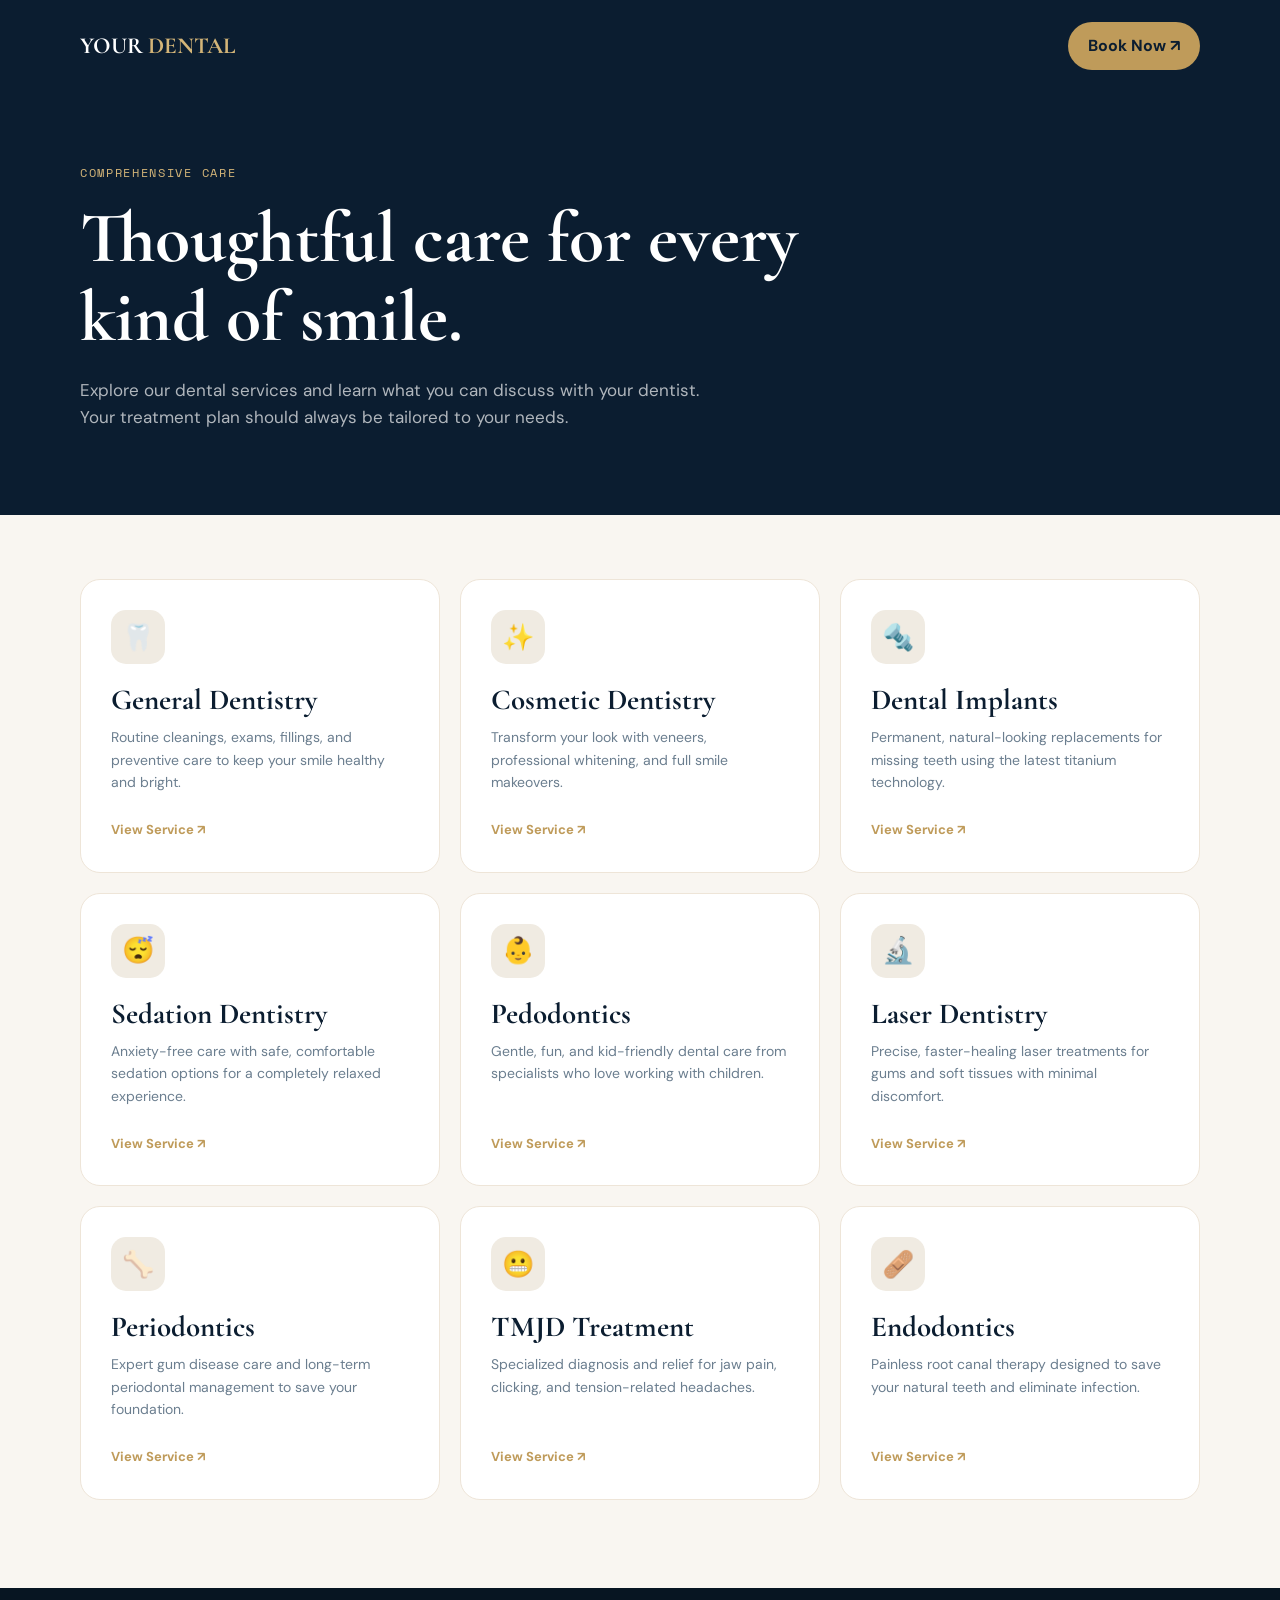
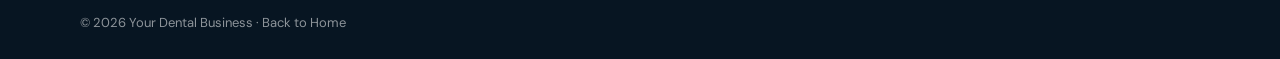
<file: public/legacy/services/index.html>
<!DOCTYPE html><html lang="en"><head><meta charset="UTF-8"><meta name="viewport" content="width=device-width, initial-scale=1"><title>Dental Services | Your Dental Business</title><link href="https://fonts.googleapis.com/css2?family=Cormorant+Garamond:wght@400;600;700&family=DM+Sans:wght@400;500;600;700&family=Space+Mono&display=swap" rel="stylesheet"><style>:root{--navy:#0B1D30;--ivory:#F9F6F1;--gold:#BF9B5A;--gold-light:#D4B578;--muted:#6B7E8F}*{box-sizing:border-box;margin:0;padding:0}body{background:var(--ivory);font:16px 'DM Sans',sans-serif;color:var(--navy);line-height:1.6}a{text-decoration:none;color:inherit}.container{width:min(1120px,calc(100% - 40px));margin:auto}nav{background:var(--navy);color:white;padding:22px max(20px,calc((100vw - 1120px)/2));display:flex;justify-content:space-between;align-items:center}.logo{font:700 23px 'Cormorant Garamond',serif}.logo span{color:var(--gold-light)}.btn{background:var(--gold);padding:11px 20px;border-radius:99px;color:var(--navy);font-weight:700}header{background:var(--navy);color:white;padding:72px 0 84px}.tag{font:12px 'Space Mono',monospace;color:var(--gold-light);letter-spacing:.14em;text-transform:uppercase;margin-bottom:18px}h1,h2{font-family:'Cormorant Garamond',serif;line-height:1.1}h1{font-size:clamp(46px,6vw,72px);max-width:800px;margin-bottom:20px}header p{max-width:620px;color:#ffffffad;font-size:17px}.grid{display:grid;grid-template-columns:repeat(3,1fr);gap:20px;padding:64px 0 88px}.card{display:block;padding:30px;background:white;border:1px solid #eee5d8;border-radius:20px;transition:.25s}.card:hover{transform:translateY(-5px);box-shadow:0 16px 44px #0b1d3017;border-color:var(--gold)}.icon{display:grid;place-items:center;width:54px;height:54px;border-radius:15px;background:#f0ebe2;font-size:26px;margin-bottom:20px}.card h2{font-size:29px;margin-bottom:10px}.card p{font-size:14px;color:var(--muted);min-height:68px;margin-bottom:22px}.card strong{font-size:13px;color:var(--gold)}footer{background:#071522;color:#ffffff8a;padding:25px 0;font-size:13px}@media(max-width:760px){.grid{grid-template-columns:1fr}header{padding:56px 0}.card p{min-height:0}}
/* Responsive refinement for the services directory */
html, body { width:100%; max-width:100%; overflow-x:clip; }
@media(max-width:760px) {
  nav { gap:12px; padding:18px 16px; }
  .logo { font-size:21px; }
  nav .btn { padding:10px 14px; font-size:13px; white-space:nowrap; }
  header { padding:54px 0 58px; }
  h1 { font-size:clamp(39px,10vw,54px); line-height:1.05; }
  header p { font-size:15px; }
  .grid { grid-template-columns:minmax(0,1fr); gap:16px; padding:38px 0 58px; }
  .card { padding:24px 21px; min-width:0; }
  .card p { min-height:0; }
}

</style></head><body><nav><a class="logo" href="../index.html">YOUR <span>DENTAL</span></a><a class="btn" href="../index.html#book">Book Now ↗</a></nav><header><div class="container"><div class="tag">Comprehensive care</div><h1>Thoughtful care for every kind of smile.</h1><p>Explore our dental services and learn what you can discuss with your dentist. Your treatment plan should always be tailored to your needs.</p></div></header><main class="container grid"><a class="card" href="general-dentistry/index.html"><span class="icon">🦷</span><h2>General Dentistry</h2><p>Routine cleanings, exams, fillings, and preventive care to keep your smile healthy and bright.</p><strong>View Service <span>↗</span></strong></a>
<a class="card" href="cosmetic-dentistry/index.html"><span class="icon">✨</span><h2>Cosmetic Dentistry</h2><p>Transform your look with veneers, professional whitening, and full smile makeovers.</p><strong>View Service <span>↗</span></strong></a>
<a class="card" href="dental-implants/index.html"><span class="icon">🔩</span><h2>Dental Implants</h2><p>Permanent, natural-looking replacements for missing teeth using the latest titanium technology.</p><strong>View Service <span>↗</span></strong></a>
<a class="card" href="sedation-dentistry/index.html"><span class="icon">😴</span><h2>Sedation Dentistry</h2><p>Anxiety-free care with safe, comfortable sedation options for a completely relaxed experience.</p><strong>View Service <span>↗</span></strong></a>
<a class="card" href="pedodontics/index.html"><span class="icon">👶</span><h2>Pedodontics</h2><p>Gentle, fun, and kid-friendly dental care from specialists who love working with children.</p><strong>View Service <span>↗</span></strong></a>
<a class="card" href="laser-dentistry/index.html"><span class="icon">🔬</span><h2>Laser Dentistry</h2><p>Precise, faster-healing laser treatments for gums and soft tissues with minimal discomfort.</p><strong>View Service <span>↗</span></strong></a>
<a class="card" href="periodontics/index.html"><span class="icon">🦴</span><h2>Periodontics</h2><p>Expert gum disease care and long-term periodontal management to save your foundation.</p><strong>View Service <span>↗</span></strong></a>
<a class="card" href="tmjd-treatment/index.html"><span class="icon">😬</span><h2>TMJD Treatment</h2><p>Specialized diagnosis and relief for jaw pain, clicking, and tension-related headaches.</p><strong>View Service <span>↗</span></strong></a>
<a class="card" href="endodontics/index.html"><span class="icon">🩹</span><h2>Endodontics</h2><p>Painless root canal therapy designed to save your natural teeth and eliminate infection.</p><strong>View Service <span>↗</span></strong></a></main><footer><div class="container">© 2026 Your Dental Business · <a href="../index.html">Back to Home</a></div></footer></body></html>
</file>
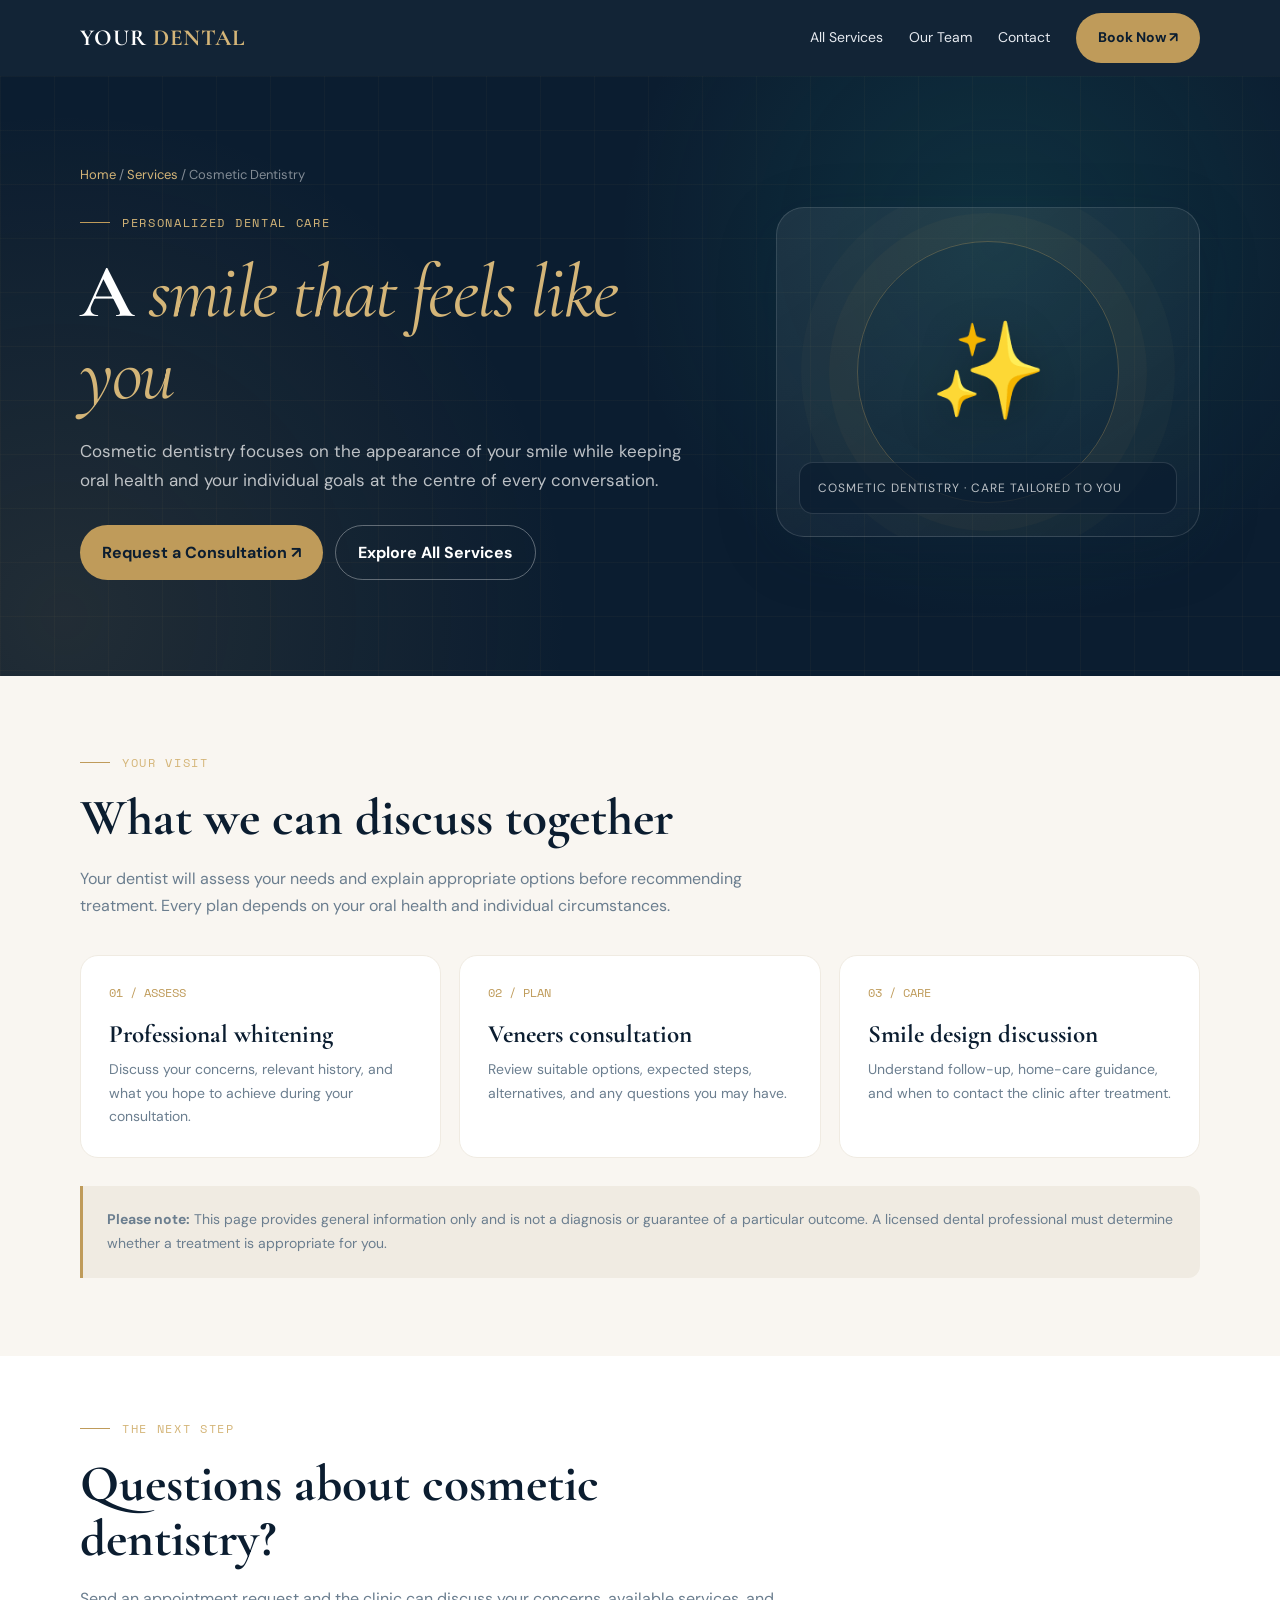
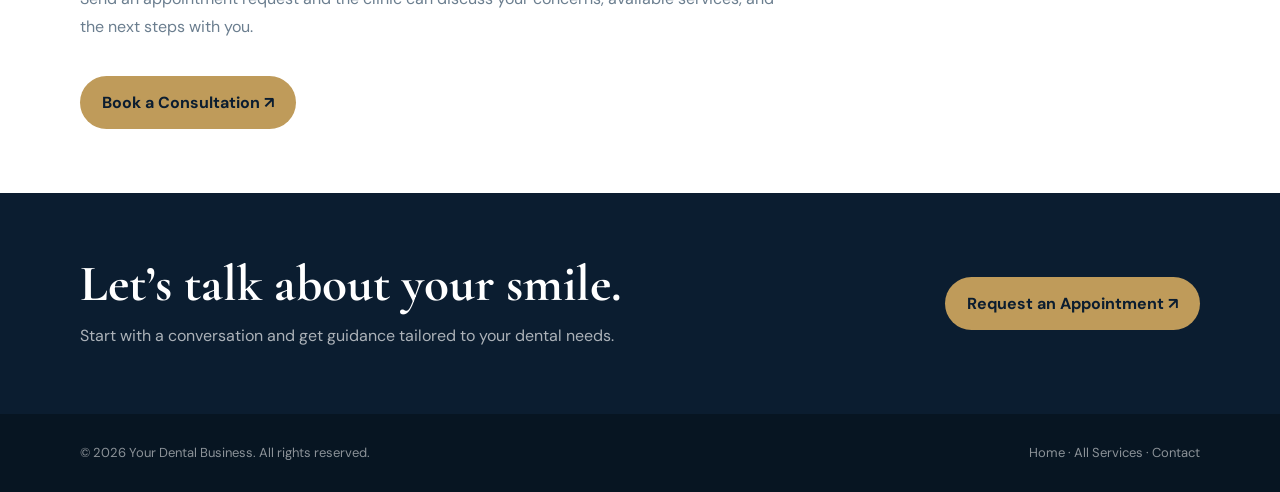
<file: public/legacy/services/cosmetic-dentistry/index.html>
<!DOCTYPE html>
<html lang="en">
<head>
<meta charset="UTF-8"><meta name="viewport" content="width=device-width, initial-scale=1.0">
<title>Cosmetic Dentistry | Your Dental Business</title>
<meta name="description" content="Learn about cosmetic dentistry and request a consultation with Your Dental Business in Metro Manila.">
<link rel="preconnect" href="https://fonts.googleapis.com"><link rel="preconnect" href="https://fonts.gstatic.com" crossorigin>
<link href="https://fonts.googleapis.com/css2?family=Cormorant+Garamond:wght@400;600;700&family=DM+Sans:wght@300;400;500;600;700&family=Space+Mono&display=swap" rel="stylesheet">
<style>
:root{--navy:#0B1D30;--navy-mid:#132840;--ivory:#F9F6F1;--ivory-2:#F0EBE2;--gold:#BF9B5A;--gold-light:#D4B578;--mint:#2ABEAA;--text:#1A2E42;--muted:#6B7E8F;--radius:12px;--shadow:0 16px 64px rgba(11,29,48,.16)}
*{box-sizing:border-box;margin:0;padding:0}body{font-family:'DM Sans',sans-serif;background:var(--ivory);color:var(--text);line-height:1.7}a{color:inherit;text-decoration:none}.container{width:min(1120px,calc(100% - 40px));margin:auto}nav{height:76px;background:rgba(11,29,48,.97);display:flex;align-items:center;justify-content:space-between;padding:0 max(24px,calc((100vw - 1120px)/2));position:sticky;top:0;z-index:10;backdrop-filter:blur(14px)}.logo{font:700 23px 'Cormorant Garamond',serif;color:white;letter-spacing:.04em}.logo span{color:var(--gold-light)}.navlinks{display:flex;align-items:center;gap:26px;color:#e6eaf0;font-size:14px}.btn{display:inline-flex;align-items:center;justify-content:center;padding:13px 22px;border-radius:99px;background:var(--gold);color:var(--navy);font-weight:700;transition:.25s;min-height:44px}.btn:hover{transform:translateY(-2px);box-shadow:0 10px 28px #bf9b5a44}.btn.ghost{background:transparent;color:white;border:1px solid #ffffff55}.hero{position:relative;overflow:hidden;background:var(--navy);color:white;padding:88px 0 96px}.hero:before{content:'';position:absolute;inset:0;background:radial-gradient(circle at 78% 28%,#2abeaa20,transparent 35%),radial-gradient(circle at 5% 90%,#bf9b5a20,transparent 38%),linear-gradient(#bf9b5a0a 1px,transparent 1px),linear-gradient(90deg,#bf9b5a0a 1px,transparent 1px);background-size:auto,auto,54px 54px,54px 54px;pointer-events:none}.hero-inner{position:relative;display:grid;grid-template-columns:1.2fr .8fr;align-items:center;gap:60px}.eyebrow,.tag{font:12px 'Space Mono',monospace;letter-spacing:.14em;text-transform:uppercase;color:var(--gold-light);display:flex;gap:12px;align-items:center;margin-bottom:20px}.eyebrow:before,.tag:before{content:'';width:30px;height:1px;background:var(--gold)}h1,h2,h3{font-family:'Cormorant Garamond',serif;line-height:1.08}h1{font-size:clamp(48px,6vw,76px);letter-spacing:-.025em;margin-bottom:22px}h1 em{color:var(--gold-light);font-weight:400}.intro{max-width:610px;color:#ffffffb8;font-size:17px;margin-bottom:30px}.actions{display:flex;gap:12px;flex-wrap:wrap}.art{min-height:330px;border:1px solid #ffffff22;border-radius:28px;background:linear-gradient(145deg,#ffffff12,#ffffff04);display:grid;place-items:center;position:relative;box-shadow:var(--shadow);overflow:hidden}.art:before{content:'';position:absolute;width:260px;height:260px;border-radius:50%;border:1px solid #bf9b5a55;box-shadow:0 0 0 28px #bf9b5a0a,0 0 0 56px #bf9b5a08}.emoji{font-size:94px;filter:drop-shadow(0 12px 22px #0005);position:relative}.art-label{position:absolute;bottom:22px;left:22px;right:22px;border:1px solid #ffffff20;border-radius:14px;background:#0b1d30b8;padding:15px 18px;color:#ffffffb8;font-size:12px;letter-spacing:.08em;text-transform:uppercase}section{padding:78px 0}.section-head{max-width:700px;margin-bottom:36px}h2{font-size:clamp(36px,4vw,52px);color:var(--navy);margin-bottom:18px}.lead{color:var(--muted);font-size:16px}.feature-grid{display:grid;grid-template-columns:repeat(3,1fr);gap:18px}.feature{padding:28px;border-radius:18px;background:white;border:1px solid var(--ivory-2);transition:.25s}.feature:hover{transform:translateY(-4px);box-shadow:var(--shadow)}.number{font:12px 'Space Mono',monospace;color:var(--gold);margin-bottom:20px}.feature h3{font-size:25px;margin-bottom:10px;color:var(--navy)}.feature p{color:var(--muted);font-size:14px}.note{background:var(--ivory-2);border-left:3px solid var(--gold);padding:22px 24px;border-radius:0 12px 12px 0;color:var(--muted);margin-top:28px;font-size:14px}.cta{background:var(--navy);color:white;padding:64px 0}.cta-inner{display:flex;align-items:center;justify-content:space-between;gap:28px}.cta h2{color:white;margin-bottom:10px}.cta p{color:#ffffffa8;max-width:650px}footer{background:#071522;color:#ffffff88;padding:28px 0;font-size:13px}footer .foot{display:flex;justify-content:space-between;gap:20px;flex-wrap:wrap}.crumb{color:#ffffff7c;font-size:13px;margin-bottom:28px}.crumb a{color:var(--gold-light)}@media(max-width:760px){.navlinks a:not(.btn){display:none}.hero{padding:64px 0}.hero-inner{grid-template-columns:1fr;gap:38px}.art{min-height:230px}.feature-grid{grid-template-columns:1fr}section{padding:56px 0}.cta-inner{align-items:flex-start;flex-direction:column}h1{font-size:49px}}

/* Responsive refinement for individual treatment pages */
html, body { width:100%; max-width:100%; overflow-x:clip; }
img, svg, video, iframe { max-width:100%; }
.container { width:min(1120px, calc(100% - 40px)); }
@media (max-width:760px) {
  nav { padding-left:20px; padding-right:20px; }
  .logo { font-size:21px; }
  .hero { padding:58px 0 62px; }
  .hero-inner { grid-template-columns:minmax(0,1fr); gap:28px; }
  h1 { font-size:clamp(39px, 10vw, 52px); line-height:1.04; overflow-wrap:anywhere; }
  .intro { font-size:15px; }
  .art { min-height:210px; width:100%; }
  .emoji { font-size:76px; }
  section { padding:54px 0; }
  .feature-grid { grid-template-columns:minmax(0,1fr); }
  .feature { padding:23px 20px; min-width:0; }
  .cta { padding:48px 0; }
  .cta-inner { flex-direction:column; align-items:flex-start; gap:22px; }
  .cta h2 { font-size:clamp(32px,8vw,42px); }
  .foot { flex-direction:column; align-items:flex-start; }
}
@media (max-width:380px) {
  .container { width:calc(100% - 32px); }
  h1 { font-size:37px; }
  .actions .btn { width:100%; }
}

</style></head>
<body>
<nav><a class="logo" href="../../index.html">YOUR <span>DENTAL</span></a><div class="navlinks"><a href="../../index.html#services">All Services</a><a href="../../index.html#team">Our Team</a><a href="../../index.html#book">Contact</a><a class="btn" href="../../index.html#book">Book Now ↗</a></div></nav>
<header class="hero"><div class="container hero-inner"><div><div class="crumb"><a href="../../index.html">Home</a> / <a href="../index.html">Services</a> / Cosmetic Dentistry</div><div class="eyebrow">Personalized dental care</div><h1>A <em>smile that feels like you</em></h1><p class="intro">Cosmetic dentistry focuses on the appearance of your smile while keeping oral health and your individual goals at the centre of every conversation.</p><div class="actions"><a class="btn" href="../../index.html#book">Request a Consultation ↗</a><a class="btn ghost" href="../index.html">Explore All Services</a></div></div><div class="art"><div class="emoji">✨</div><div class="art-label">Cosmetic Dentistry · Care tailored to you</div></div></div></header>
<section><div class="container"><div class="section-head"><div class="tag">Your visit</div><h2>What we can discuss together</h2><p class="lead">Your dentist will assess your needs and explain appropriate options before recommending treatment. Every plan depends on your oral health and individual circumstances.</p></div><div class="feature-grid"><article class="feature"><div class="number">01 / ASSESS</div><h3>Professional whitening</h3><p>Discuss your concerns, relevant history, and what you hope to achieve during your consultation.</p></article><article class="feature"><div class="number">02 / PLAN</div><h3>Veneers consultation</h3><p>Review suitable options, expected steps, alternatives, and any questions you may have.</p></article><article class="feature"><div class="number">03 / CARE</div><h3>Smile design discussion</h3><p>Understand follow-up, home-care guidance, and when to contact the clinic after treatment.</p></article></div><div class="note"><strong>Please note:</strong> This page provides general information only and is not a diagnosis or guarantee of a particular outcome. A licensed dental professional must determine whether a treatment is appropriate for you.</div></div></section>
<section style="background:white;padding:64px 0"><div class="container"><div class="section-head"><div class="tag">The next step</div><h2>Questions about cosmetic dentistry?</h2><p class="lead">Send an appointment request and the clinic can discuss your concerns, available services, and the next steps with you.</p></div><a class="btn" href="../../index.html#book">Book a Consultation ↗</a></div></section>
<div class="cta"><div class="container cta-inner"><div><h2>Let’s talk about your smile.</h2><p>Start with a conversation and get guidance tailored to your dental needs.</p></div><a class="btn" href="../../index.html#book">Request an Appointment ↗</a></div></div>
<footer><div class="container foot"><span>© 2026 Your Dental Business. All rights reserved.</span><span><a href="../../index.html">Home</a> · <a href="../index.html">All Services</a> · <a href="../../index.html#book">Contact</a></span></div></footer>
</body></html>
</file>
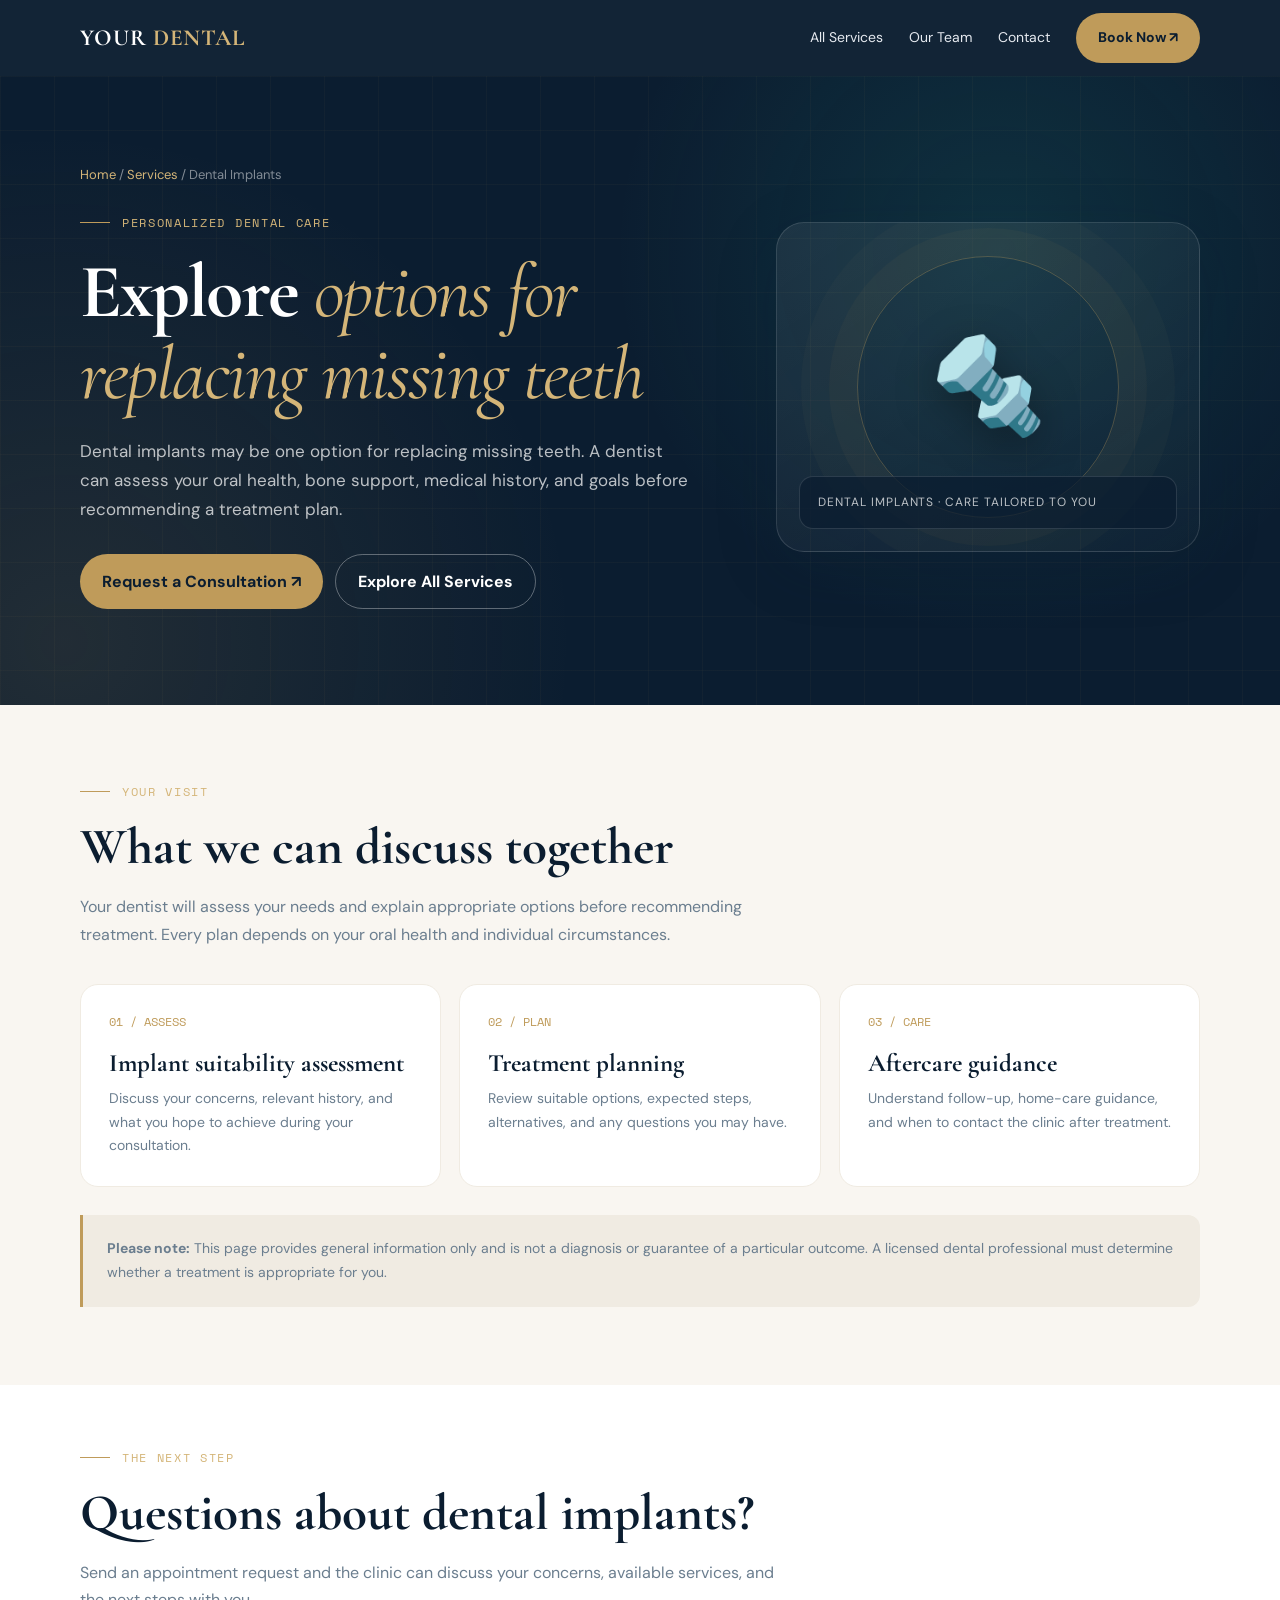
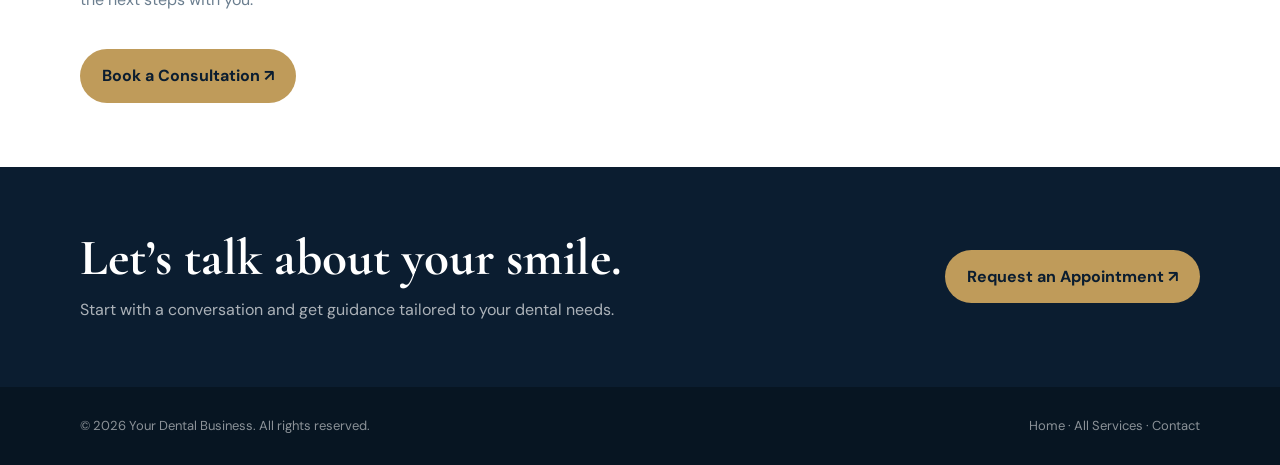
<file: public/legacy/services/dental-implants/index.html>
<!DOCTYPE html>
<html lang="en">
<head>
<meta charset="UTF-8"><meta name="viewport" content="width=device-width, initial-scale=1.0">
<title>Dental Implants | Your Dental Business</title>
<meta name="description" content="Learn about dental implants and request a consultation with Your Dental Business in Metro Manila.">
<link rel="preconnect" href="https://fonts.googleapis.com"><link rel="preconnect" href="https://fonts.gstatic.com" crossorigin>
<link href="https://fonts.googleapis.com/css2?family=Cormorant+Garamond:wght@400;600;700&family=DM+Sans:wght@300;400;500;600;700&family=Space+Mono&display=swap" rel="stylesheet">
<style>
:root{--navy:#0B1D30;--navy-mid:#132840;--ivory:#F9F6F1;--ivory-2:#F0EBE2;--gold:#BF9B5A;--gold-light:#D4B578;--mint:#2ABEAA;--text:#1A2E42;--muted:#6B7E8F;--radius:12px;--shadow:0 16px 64px rgba(11,29,48,.16)}
*{box-sizing:border-box;margin:0;padding:0}body{font-family:'DM Sans',sans-serif;background:var(--ivory);color:var(--text);line-height:1.7}a{color:inherit;text-decoration:none}.container{width:min(1120px,calc(100% - 40px));margin:auto}nav{height:76px;background:rgba(11,29,48,.97);display:flex;align-items:center;justify-content:space-between;padding:0 max(24px,calc((100vw - 1120px)/2));position:sticky;top:0;z-index:10;backdrop-filter:blur(14px)}.logo{font:700 23px 'Cormorant Garamond',serif;color:white;letter-spacing:.04em}.logo span{color:var(--gold-light)}.navlinks{display:flex;align-items:center;gap:26px;color:#e6eaf0;font-size:14px}.btn{display:inline-flex;align-items:center;justify-content:center;padding:13px 22px;border-radius:99px;background:var(--gold);color:var(--navy);font-weight:700;transition:.25s;min-height:44px}.btn:hover{transform:translateY(-2px);box-shadow:0 10px 28px #bf9b5a44}.btn.ghost{background:transparent;color:white;border:1px solid #ffffff55}.hero{position:relative;overflow:hidden;background:var(--navy);color:white;padding:88px 0 96px}.hero:before{content:'';position:absolute;inset:0;background:radial-gradient(circle at 78% 28%,#2abeaa20,transparent 35%),radial-gradient(circle at 5% 90%,#bf9b5a20,transparent 38%),linear-gradient(#bf9b5a0a 1px,transparent 1px),linear-gradient(90deg,#bf9b5a0a 1px,transparent 1px);background-size:auto,auto,54px 54px,54px 54px;pointer-events:none}.hero-inner{position:relative;display:grid;grid-template-columns:1.2fr .8fr;align-items:center;gap:60px}.eyebrow,.tag{font:12px 'Space Mono',monospace;letter-spacing:.14em;text-transform:uppercase;color:var(--gold-light);display:flex;gap:12px;align-items:center;margin-bottom:20px}.eyebrow:before,.tag:before{content:'';width:30px;height:1px;background:var(--gold)}h1,h2,h3{font-family:'Cormorant Garamond',serif;line-height:1.08}h1{font-size:clamp(48px,6vw,76px);letter-spacing:-.025em;margin-bottom:22px}h1 em{color:var(--gold-light);font-weight:400}.intro{max-width:610px;color:#ffffffb8;font-size:17px;margin-bottom:30px}.actions{display:flex;gap:12px;flex-wrap:wrap}.art{min-height:330px;border:1px solid #ffffff22;border-radius:28px;background:linear-gradient(145deg,#ffffff12,#ffffff04);display:grid;place-items:center;position:relative;box-shadow:var(--shadow);overflow:hidden}.art:before{content:'';position:absolute;width:260px;height:260px;border-radius:50%;border:1px solid #bf9b5a55;box-shadow:0 0 0 28px #bf9b5a0a,0 0 0 56px #bf9b5a08}.emoji{font-size:94px;filter:drop-shadow(0 12px 22px #0005);position:relative}.art-label{position:absolute;bottom:22px;left:22px;right:22px;border:1px solid #ffffff20;border-radius:14px;background:#0b1d30b8;padding:15px 18px;color:#ffffffb8;font-size:12px;letter-spacing:.08em;text-transform:uppercase}section{padding:78px 0}.section-head{max-width:700px;margin-bottom:36px}h2{font-size:clamp(36px,4vw,52px);color:var(--navy);margin-bottom:18px}.lead{color:var(--muted);font-size:16px}.feature-grid{display:grid;grid-template-columns:repeat(3,1fr);gap:18px}.feature{padding:28px;border-radius:18px;background:white;border:1px solid var(--ivory-2);transition:.25s}.feature:hover{transform:translateY(-4px);box-shadow:var(--shadow)}.number{font:12px 'Space Mono',monospace;color:var(--gold);margin-bottom:20px}.feature h3{font-size:25px;margin-bottom:10px;color:var(--navy)}.feature p{color:var(--muted);font-size:14px}.note{background:var(--ivory-2);border-left:3px solid var(--gold);padding:22px 24px;border-radius:0 12px 12px 0;color:var(--muted);margin-top:28px;font-size:14px}.cta{background:var(--navy);color:white;padding:64px 0}.cta-inner{display:flex;align-items:center;justify-content:space-between;gap:28px}.cta h2{color:white;margin-bottom:10px}.cta p{color:#ffffffa8;max-width:650px}footer{background:#071522;color:#ffffff88;padding:28px 0;font-size:13px}footer .foot{display:flex;justify-content:space-between;gap:20px;flex-wrap:wrap}.crumb{color:#ffffff7c;font-size:13px;margin-bottom:28px}.crumb a{color:var(--gold-light)}@media(max-width:760px){.navlinks a:not(.btn){display:none}.hero{padding:64px 0}.hero-inner{grid-template-columns:1fr;gap:38px}.art{min-height:230px}.feature-grid{grid-template-columns:1fr}section{padding:56px 0}.cta-inner{align-items:flex-start;flex-direction:column}h1{font-size:49px}}

/* Responsive refinement for individual treatment pages */
html, body { width:100%; max-width:100%; overflow-x:clip; }
img, svg, video, iframe { max-width:100%; }
.container { width:min(1120px, calc(100% - 40px)); }
@media (max-width:760px) {
  nav { padding-left:20px; padding-right:20px; }
  .logo { font-size:21px; }
  .hero { padding:58px 0 62px; }
  .hero-inner { grid-template-columns:minmax(0,1fr); gap:28px; }
  h1 { font-size:clamp(39px, 10vw, 52px); line-height:1.04; overflow-wrap:anywhere; }
  .intro { font-size:15px; }
  .art { min-height:210px; width:100%; }
  .emoji { font-size:76px; }
  section { padding:54px 0; }
  .feature-grid { grid-template-columns:minmax(0,1fr); }
  .feature { padding:23px 20px; min-width:0; }
  .cta { padding:48px 0; }
  .cta-inner { flex-direction:column; align-items:flex-start; gap:22px; }
  .cta h2 { font-size:clamp(32px,8vw,42px); }
  .foot { flex-direction:column; align-items:flex-start; }
}
@media (max-width:380px) {
  .container { width:calc(100% - 32px); }
  h1 { font-size:37px; }
  .actions .btn { width:100%; }
}

</style></head>
<body>
<nav><a class="logo" href="../../index.html">YOUR <span>DENTAL</span></a><div class="navlinks"><a href="../../index.html#services">All Services</a><a href="../../index.html#team">Our Team</a><a href="../../index.html#book">Contact</a><a class="btn" href="../../index.html#book">Book Now ↗</a></div></nav>
<header class="hero"><div class="container hero-inner"><div><div class="crumb"><a href="../../index.html">Home</a> / <a href="../index.html">Services</a> / Dental Implants</div><div class="eyebrow">Personalized dental care</div><h1>Explore <em>options for replacing missing teeth</em></h1><p class="intro">Dental implants may be one option for replacing missing teeth. A dentist can assess your oral health, bone support, medical history, and goals before recommending a treatment plan.</p><div class="actions"><a class="btn" href="../../index.html#book">Request a Consultation ↗</a><a class="btn ghost" href="../index.html">Explore All Services</a></div></div><div class="art"><div class="emoji">🔩</div><div class="art-label">Dental Implants · Care tailored to you</div></div></div></header>
<section><div class="container"><div class="section-head"><div class="tag">Your visit</div><h2>What we can discuss together</h2><p class="lead">Your dentist will assess your needs and explain appropriate options before recommending treatment. Every plan depends on your oral health and individual circumstances.</p></div><div class="feature-grid"><article class="feature"><div class="number">01 / ASSESS</div><h3>Implant suitability assessment</h3><p>Discuss your concerns, relevant history, and what you hope to achieve during your consultation.</p></article><article class="feature"><div class="number">02 / PLAN</div><h3>Treatment planning</h3><p>Review suitable options, expected steps, alternatives, and any questions you may have.</p></article><article class="feature"><div class="number">03 / CARE</div><h3>Aftercare guidance</h3><p>Understand follow-up, home-care guidance, and when to contact the clinic after treatment.</p></article></div><div class="note"><strong>Please note:</strong> This page provides general information only and is not a diagnosis or guarantee of a particular outcome. A licensed dental professional must determine whether a treatment is appropriate for you.</div></div></section>
<section style="background:white;padding:64px 0"><div class="container"><div class="section-head"><div class="tag">The next step</div><h2>Questions about dental implants?</h2><p class="lead">Send an appointment request and the clinic can discuss your concerns, available services, and the next steps with you.</p></div><a class="btn" href="../../index.html#book">Book a Consultation ↗</a></div></section>
<div class="cta"><div class="container cta-inner"><div><h2>Let’s talk about your smile.</h2><p>Start with a conversation and get guidance tailored to your dental needs.</p></div><a class="btn" href="../../index.html#book">Request an Appointment ↗</a></div></div>
<footer><div class="container foot"><span>© 2026 Your Dental Business. All rights reserved.</span><span><a href="../../index.html">Home</a> · <a href="../index.html">All Services</a> · <a href="../../index.html#book">Contact</a></span></div></footer>
</body></html>
</file>
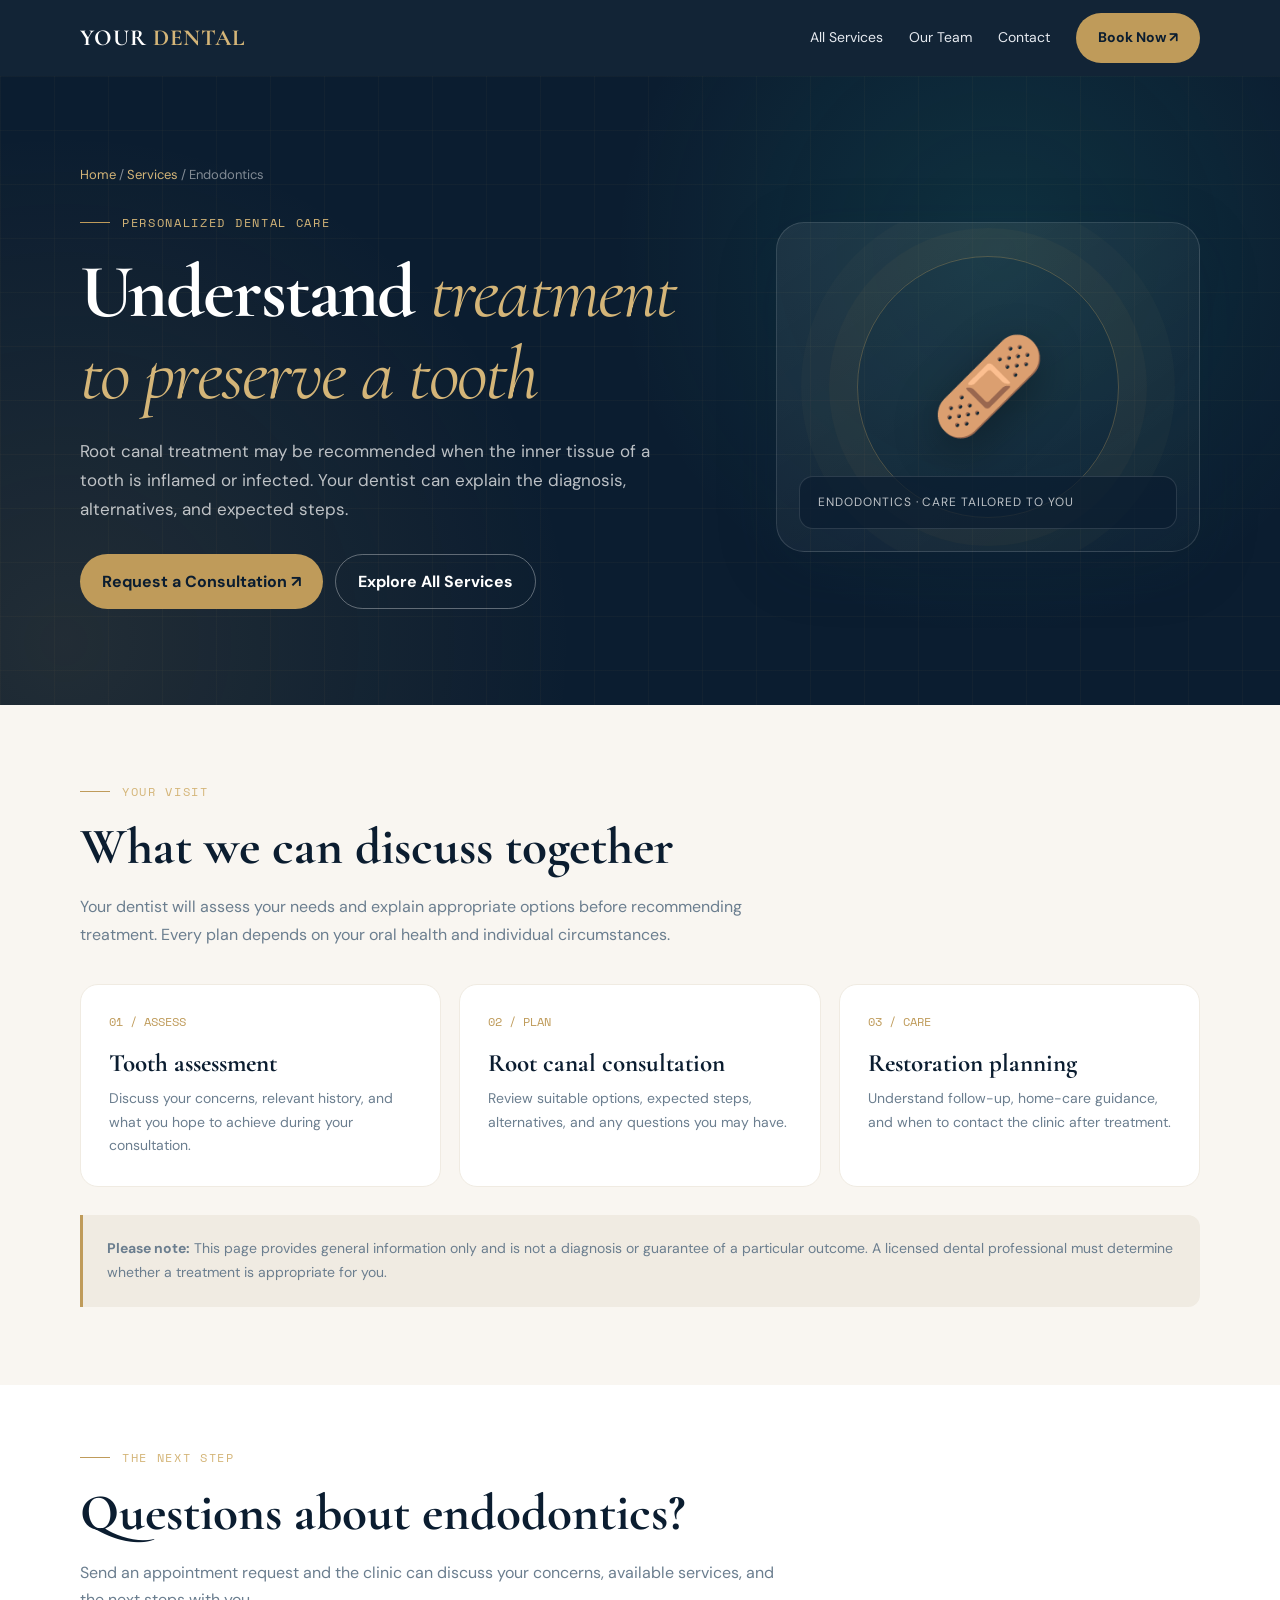
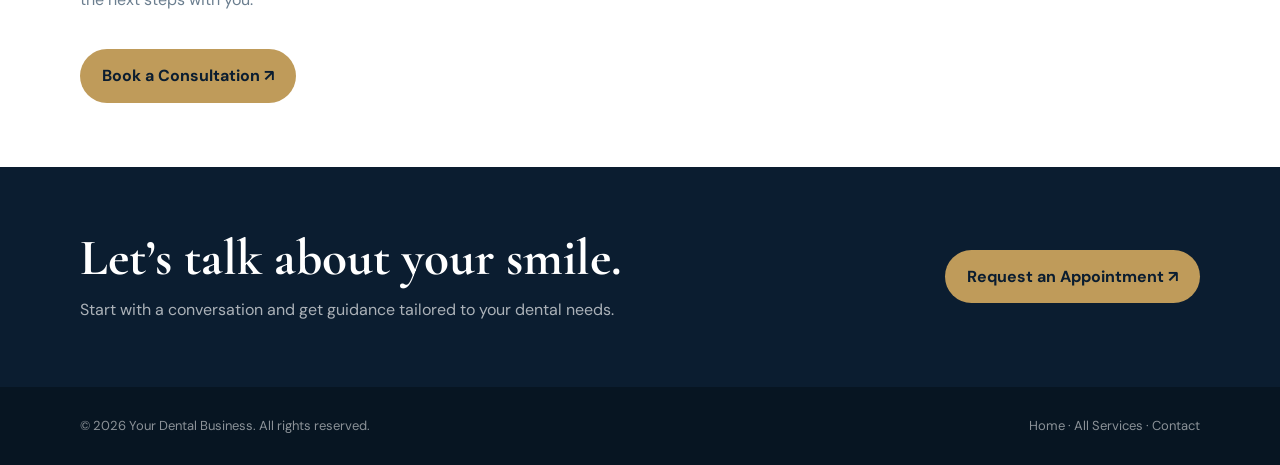
<file: public/legacy/services/endodontics/index.html>
<!DOCTYPE html>
<html lang="en">
<head>
<meta charset="UTF-8"><meta name="viewport" content="width=device-width, initial-scale=1.0">
<title>Endodontics | Your Dental Business</title>
<meta name="description" content="Learn about endodontics and request a consultation with Your Dental Business in Metro Manila.">
<link rel="preconnect" href="https://fonts.googleapis.com"><link rel="preconnect" href="https://fonts.gstatic.com" crossorigin>
<link href="https://fonts.googleapis.com/css2?family=Cormorant+Garamond:wght@400;600;700&family=DM+Sans:wght@300;400;500;600;700&family=Space+Mono&display=swap" rel="stylesheet">
<style>
:root{--navy:#0B1D30;--navy-mid:#132840;--ivory:#F9F6F1;--ivory-2:#F0EBE2;--gold:#BF9B5A;--gold-light:#D4B578;--mint:#2ABEAA;--text:#1A2E42;--muted:#6B7E8F;--radius:12px;--shadow:0 16px 64px rgba(11,29,48,.16)}
*{box-sizing:border-box;margin:0;padding:0}body{font-family:'DM Sans',sans-serif;background:var(--ivory);color:var(--text);line-height:1.7}a{color:inherit;text-decoration:none}.container{width:min(1120px,calc(100% - 40px));margin:auto}nav{height:76px;background:rgba(11,29,48,.97);display:flex;align-items:center;justify-content:space-between;padding:0 max(24px,calc((100vw - 1120px)/2));position:sticky;top:0;z-index:10;backdrop-filter:blur(14px)}.logo{font:700 23px 'Cormorant Garamond',serif;color:white;letter-spacing:.04em}.logo span{color:var(--gold-light)}.navlinks{display:flex;align-items:center;gap:26px;color:#e6eaf0;font-size:14px}.btn{display:inline-flex;align-items:center;justify-content:center;padding:13px 22px;border-radius:99px;background:var(--gold);color:var(--navy);font-weight:700;transition:.25s;min-height:44px}.btn:hover{transform:translateY(-2px);box-shadow:0 10px 28px #bf9b5a44}.btn.ghost{background:transparent;color:white;border:1px solid #ffffff55}.hero{position:relative;overflow:hidden;background:var(--navy);color:white;padding:88px 0 96px}.hero:before{content:'';position:absolute;inset:0;background:radial-gradient(circle at 78% 28%,#2abeaa20,transparent 35%),radial-gradient(circle at 5% 90%,#bf9b5a20,transparent 38%),linear-gradient(#bf9b5a0a 1px,transparent 1px),linear-gradient(90deg,#bf9b5a0a 1px,transparent 1px);background-size:auto,auto,54px 54px,54px 54px;pointer-events:none}.hero-inner{position:relative;display:grid;grid-template-columns:1.2fr .8fr;align-items:center;gap:60px}.eyebrow,.tag{font:12px 'Space Mono',monospace;letter-spacing:.14em;text-transform:uppercase;color:var(--gold-light);display:flex;gap:12px;align-items:center;margin-bottom:20px}.eyebrow:before,.tag:before{content:'';width:30px;height:1px;background:var(--gold)}h1,h2,h3{font-family:'Cormorant Garamond',serif;line-height:1.08}h1{font-size:clamp(48px,6vw,76px);letter-spacing:-.025em;margin-bottom:22px}h1 em{color:var(--gold-light);font-weight:400}.intro{max-width:610px;color:#ffffffb8;font-size:17px;margin-bottom:30px}.actions{display:flex;gap:12px;flex-wrap:wrap}.art{min-height:330px;border:1px solid #ffffff22;border-radius:28px;background:linear-gradient(145deg,#ffffff12,#ffffff04);display:grid;place-items:center;position:relative;box-shadow:var(--shadow);overflow:hidden}.art:before{content:'';position:absolute;width:260px;height:260px;border-radius:50%;border:1px solid #bf9b5a55;box-shadow:0 0 0 28px #bf9b5a0a,0 0 0 56px #bf9b5a08}.emoji{font-size:94px;filter:drop-shadow(0 12px 22px #0005);position:relative}.art-label{position:absolute;bottom:22px;left:22px;right:22px;border:1px solid #ffffff20;border-radius:14px;background:#0b1d30b8;padding:15px 18px;color:#ffffffb8;font-size:12px;letter-spacing:.08em;text-transform:uppercase}section{padding:78px 0}.section-head{max-width:700px;margin-bottom:36px}h2{font-size:clamp(36px,4vw,52px);color:var(--navy);margin-bottom:18px}.lead{color:var(--muted);font-size:16px}.feature-grid{display:grid;grid-template-columns:repeat(3,1fr);gap:18px}.feature{padding:28px;border-radius:18px;background:white;border:1px solid var(--ivory-2);transition:.25s}.feature:hover{transform:translateY(-4px);box-shadow:var(--shadow)}.number{font:12px 'Space Mono',monospace;color:var(--gold);margin-bottom:20px}.feature h3{font-size:25px;margin-bottom:10px;color:var(--navy)}.feature p{color:var(--muted);font-size:14px}.note{background:var(--ivory-2);border-left:3px solid var(--gold);padding:22px 24px;border-radius:0 12px 12px 0;color:var(--muted);margin-top:28px;font-size:14px}.cta{background:var(--navy);color:white;padding:64px 0}.cta-inner{display:flex;align-items:center;justify-content:space-between;gap:28px}.cta h2{color:white;margin-bottom:10px}.cta p{color:#ffffffa8;max-width:650px}footer{background:#071522;color:#ffffff88;padding:28px 0;font-size:13px}footer .foot{display:flex;justify-content:space-between;gap:20px;flex-wrap:wrap}.crumb{color:#ffffff7c;font-size:13px;margin-bottom:28px}.crumb a{color:var(--gold-light)}@media(max-width:760px){.navlinks a:not(.btn){display:none}.hero{padding:64px 0}.hero-inner{grid-template-columns:1fr;gap:38px}.art{min-height:230px}.feature-grid{grid-template-columns:1fr}section{padding:56px 0}.cta-inner{align-items:flex-start;flex-direction:column}h1{font-size:49px}}

/* Responsive refinement for individual treatment pages */
html, body { width:100%; max-width:100%; overflow-x:clip; }
img, svg, video, iframe { max-width:100%; }
.container { width:min(1120px, calc(100% - 40px)); }
@media (max-width:760px) {
  nav { padding-left:20px; padding-right:20px; }
  .logo { font-size:21px; }
  .hero { padding:58px 0 62px; }
  .hero-inner { grid-template-columns:minmax(0,1fr); gap:28px; }
  h1 { font-size:clamp(39px, 10vw, 52px); line-height:1.04; overflow-wrap:anywhere; }
  .intro { font-size:15px; }
  .art { min-height:210px; width:100%; }
  .emoji { font-size:76px; }
  section { padding:54px 0; }
  .feature-grid { grid-template-columns:minmax(0,1fr); }
  .feature { padding:23px 20px; min-width:0; }
  .cta { padding:48px 0; }
  .cta-inner { flex-direction:column; align-items:flex-start; gap:22px; }
  .cta h2 { font-size:clamp(32px,8vw,42px); }
  .foot { flex-direction:column; align-items:flex-start; }
}
@media (max-width:380px) {
  .container { width:calc(100% - 32px); }
  h1 { font-size:37px; }
  .actions .btn { width:100%; }
}

</style></head>
<body>
<nav><a class="logo" href="../../index.html">YOUR <span>DENTAL</span></a><div class="navlinks"><a href="../../index.html#services">All Services</a><a href="../../index.html#team">Our Team</a><a href="../../index.html#book">Contact</a><a class="btn" href="../../index.html#book">Book Now ↗</a></div></nav>
<header class="hero"><div class="container hero-inner"><div><div class="crumb"><a href="../../index.html">Home</a> / <a href="../index.html">Services</a> / Endodontics</div><div class="eyebrow">Personalized dental care</div><h1>Understand <em>treatment to preserve a tooth</em></h1><p class="intro">Root canal treatment may be recommended when the inner tissue of a tooth is inflamed or infected. Your dentist can explain the diagnosis, alternatives, and expected steps.</p><div class="actions"><a class="btn" href="../../index.html#book">Request a Consultation ↗</a><a class="btn ghost" href="../index.html">Explore All Services</a></div></div><div class="art"><div class="emoji">🩹</div><div class="art-label">Endodontics · Care tailored to you</div></div></div></header>
<section><div class="container"><div class="section-head"><div class="tag">Your visit</div><h2>What we can discuss together</h2><p class="lead">Your dentist will assess your needs and explain appropriate options before recommending treatment. Every plan depends on your oral health and individual circumstances.</p></div><div class="feature-grid"><article class="feature"><div class="number">01 / ASSESS</div><h3>Tooth assessment</h3><p>Discuss your concerns, relevant history, and what you hope to achieve during your consultation.</p></article><article class="feature"><div class="number">02 / PLAN</div><h3>Root canal consultation</h3><p>Review suitable options, expected steps, alternatives, and any questions you may have.</p></article><article class="feature"><div class="number">03 / CARE</div><h3>Restoration planning</h3><p>Understand follow-up, home-care guidance, and when to contact the clinic after treatment.</p></article></div><div class="note"><strong>Please note:</strong> This page provides general information only and is not a diagnosis or guarantee of a particular outcome. A licensed dental professional must determine whether a treatment is appropriate for you.</div></div></section>
<section style="background:white;padding:64px 0"><div class="container"><div class="section-head"><div class="tag">The next step</div><h2>Questions about endodontics?</h2><p class="lead">Send an appointment request and the clinic can discuss your concerns, available services, and the next steps with you.</p></div><a class="btn" href="../../index.html#book">Book a Consultation ↗</a></div></section>
<div class="cta"><div class="container cta-inner"><div><h2>Let’s talk about your smile.</h2><p>Start with a conversation and get guidance tailored to your dental needs.</p></div><a class="btn" href="../../index.html#book">Request an Appointment ↗</a></div></div>
<footer><div class="container foot"><span>© 2026 Your Dental Business. All rights reserved.</span><span><a href="../../index.html">Home</a> · <a href="../index.html">All Services</a> · <a href="../../index.html#book">Contact</a></span></div></footer>
</body></html>
</file>
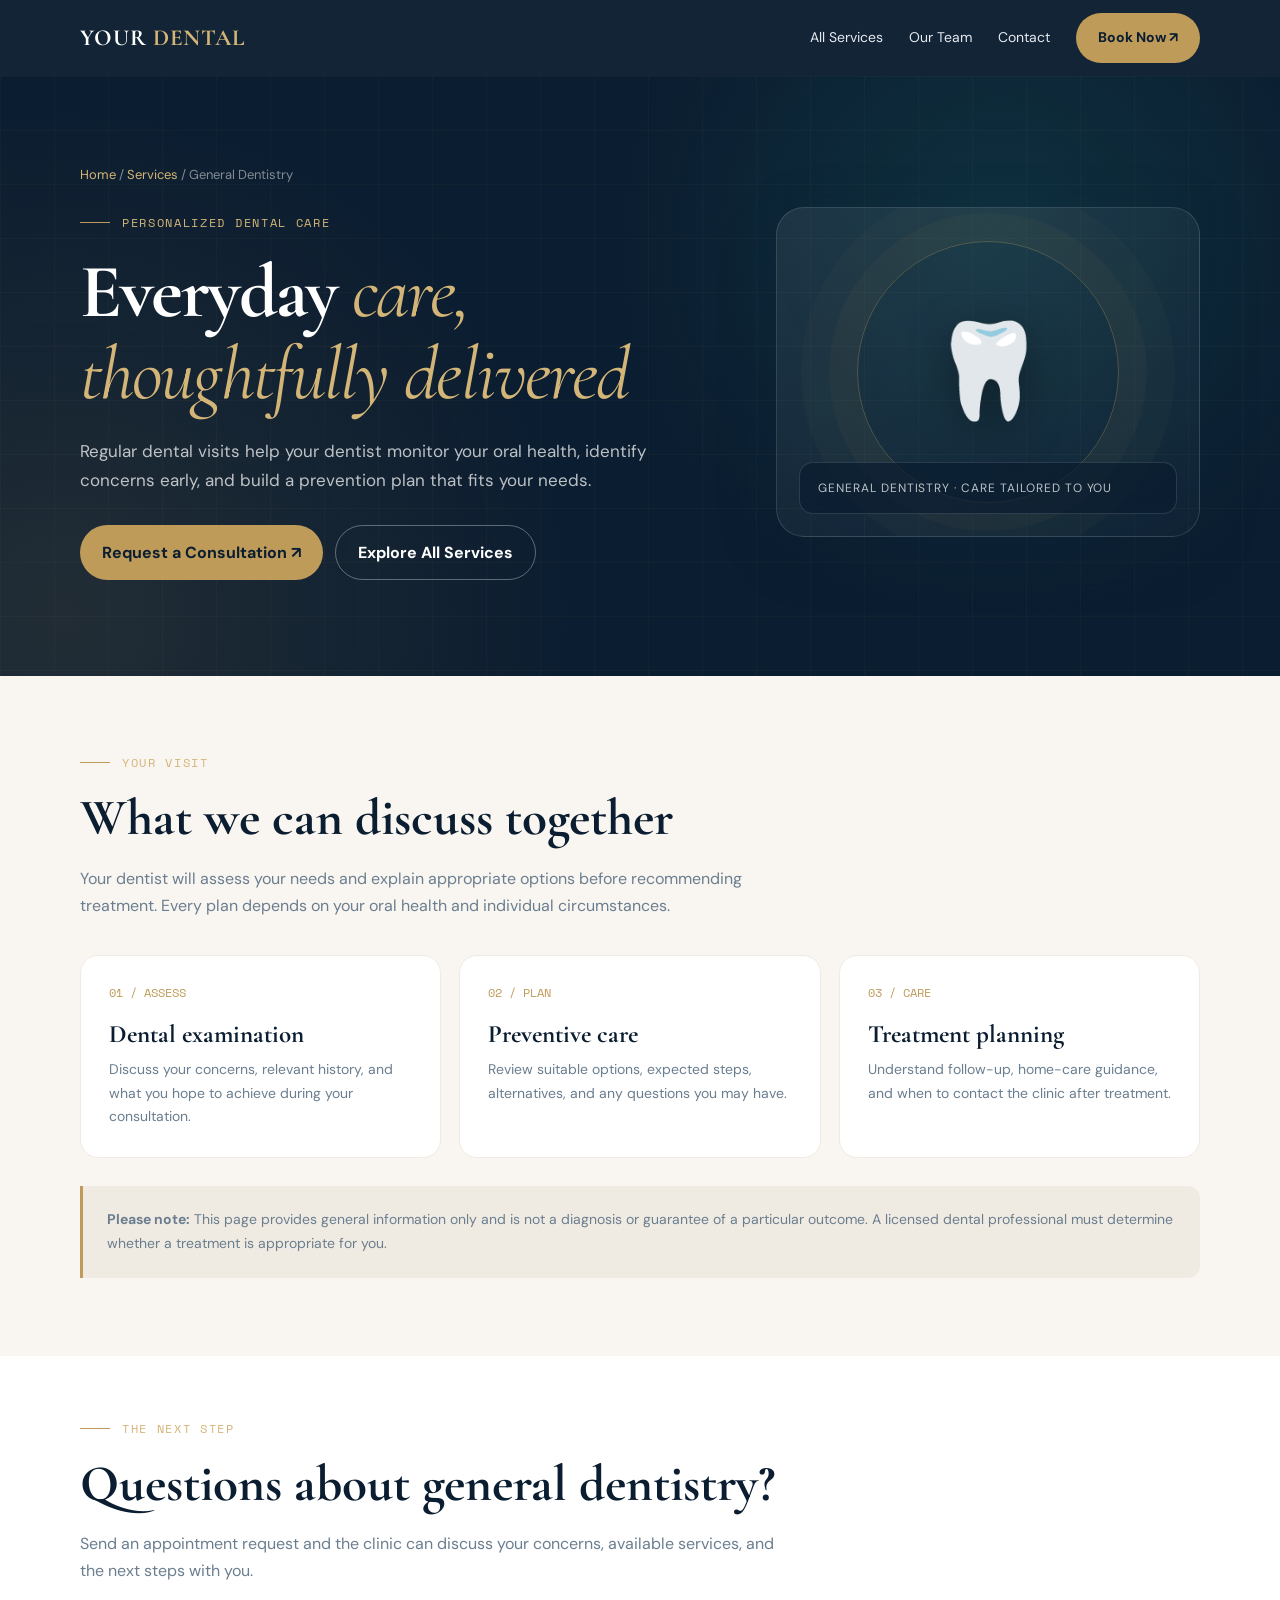
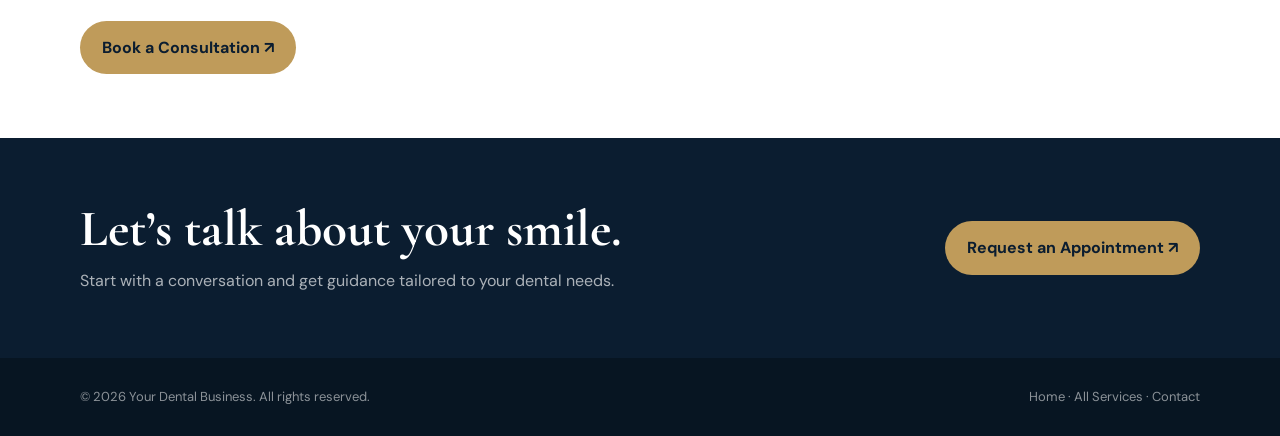
<file: public/legacy/services/general-dentistry/index.html>
<!DOCTYPE html>
<html lang="en">
<head>
<meta charset="UTF-8"><meta name="viewport" content="width=device-width, initial-scale=1.0">
<title>General Dentistry | Your Dental Business</title>
<meta name="description" content="Learn about general dentistry and request a consultation with Your Dental Business in Metro Manila.">
<link rel="preconnect" href="https://fonts.googleapis.com"><link rel="preconnect" href="https://fonts.gstatic.com" crossorigin>
<link href="https://fonts.googleapis.com/css2?family=Cormorant+Garamond:wght@400;600;700&family=DM+Sans:wght@300;400;500;600;700&family=Space+Mono&display=swap" rel="stylesheet">
<style>
:root{--navy:#0B1D30;--navy-mid:#132840;--ivory:#F9F6F1;--ivory-2:#F0EBE2;--gold:#BF9B5A;--gold-light:#D4B578;--mint:#2ABEAA;--text:#1A2E42;--muted:#6B7E8F;--radius:12px;--shadow:0 16px 64px rgba(11,29,48,.16)}
*{box-sizing:border-box;margin:0;padding:0}body{font-family:'DM Sans',sans-serif;background:var(--ivory);color:var(--text);line-height:1.7}a{color:inherit;text-decoration:none}.container{width:min(1120px,calc(100% - 40px));margin:auto}nav{height:76px;background:rgba(11,29,48,.97);display:flex;align-items:center;justify-content:space-between;padding:0 max(24px,calc((100vw - 1120px)/2));position:sticky;top:0;z-index:10;backdrop-filter:blur(14px)}.logo{font:700 23px 'Cormorant Garamond',serif;color:white;letter-spacing:.04em}.logo span{color:var(--gold-light)}.navlinks{display:flex;align-items:center;gap:26px;color:#e6eaf0;font-size:14px}.btn{display:inline-flex;align-items:center;justify-content:center;padding:13px 22px;border-radius:99px;background:var(--gold);color:var(--navy);font-weight:700;transition:.25s;min-height:44px}.btn:hover{transform:translateY(-2px);box-shadow:0 10px 28px #bf9b5a44}.btn.ghost{background:transparent;color:white;border:1px solid #ffffff55}.hero{position:relative;overflow:hidden;background:var(--navy);color:white;padding:88px 0 96px}.hero:before{content:'';position:absolute;inset:0;background:radial-gradient(circle at 78% 28%,#2abeaa20,transparent 35%),radial-gradient(circle at 5% 90%,#bf9b5a20,transparent 38%),linear-gradient(#bf9b5a0a 1px,transparent 1px),linear-gradient(90deg,#bf9b5a0a 1px,transparent 1px);background-size:auto,auto,54px 54px,54px 54px;pointer-events:none}.hero-inner{position:relative;display:grid;grid-template-columns:1.2fr .8fr;align-items:center;gap:60px}.eyebrow,.tag{font:12px 'Space Mono',monospace;letter-spacing:.14em;text-transform:uppercase;color:var(--gold-light);display:flex;gap:12px;align-items:center;margin-bottom:20px}.eyebrow:before,.tag:before{content:'';width:30px;height:1px;background:var(--gold)}h1,h2,h3{font-family:'Cormorant Garamond',serif;line-height:1.08}h1{font-size:clamp(48px,6vw,76px);letter-spacing:-.025em;margin-bottom:22px}h1 em{color:var(--gold-light);font-weight:400}.intro{max-width:610px;color:#ffffffb8;font-size:17px;margin-bottom:30px}.actions{display:flex;gap:12px;flex-wrap:wrap}.art{min-height:330px;border:1px solid #ffffff22;border-radius:28px;background:linear-gradient(145deg,#ffffff12,#ffffff04);display:grid;place-items:center;position:relative;box-shadow:var(--shadow);overflow:hidden}.art:before{content:'';position:absolute;width:260px;height:260px;border-radius:50%;border:1px solid #bf9b5a55;box-shadow:0 0 0 28px #bf9b5a0a,0 0 0 56px #bf9b5a08}.emoji{font-size:94px;filter:drop-shadow(0 12px 22px #0005);position:relative}.art-label{position:absolute;bottom:22px;left:22px;right:22px;border:1px solid #ffffff20;border-radius:14px;background:#0b1d30b8;padding:15px 18px;color:#ffffffb8;font-size:12px;letter-spacing:.08em;text-transform:uppercase}section{padding:78px 0}.section-head{max-width:700px;margin-bottom:36px}h2{font-size:clamp(36px,4vw,52px);color:var(--navy);margin-bottom:18px}.lead{color:var(--muted);font-size:16px}.feature-grid{display:grid;grid-template-columns:repeat(3,1fr);gap:18px}.feature{padding:28px;border-radius:18px;background:white;border:1px solid var(--ivory-2);transition:.25s}.feature:hover{transform:translateY(-4px);box-shadow:var(--shadow)}.number{font:12px 'Space Mono',monospace;color:var(--gold);margin-bottom:20px}.feature h3{font-size:25px;margin-bottom:10px;color:var(--navy)}.feature p{color:var(--muted);font-size:14px}.note{background:var(--ivory-2);border-left:3px solid var(--gold);padding:22px 24px;border-radius:0 12px 12px 0;color:var(--muted);margin-top:28px;font-size:14px}.cta{background:var(--navy);color:white;padding:64px 0}.cta-inner{display:flex;align-items:center;justify-content:space-between;gap:28px}.cta h2{color:white;margin-bottom:10px}.cta p{color:#ffffffa8;max-width:650px}footer{background:#071522;color:#ffffff88;padding:28px 0;font-size:13px}footer .foot{display:flex;justify-content:space-between;gap:20px;flex-wrap:wrap}.crumb{color:#ffffff7c;font-size:13px;margin-bottom:28px}.crumb a{color:var(--gold-light)}@media(max-width:760px){.navlinks a:not(.btn){display:none}.hero{padding:64px 0}.hero-inner{grid-template-columns:1fr;gap:38px}.art{min-height:230px}.feature-grid{grid-template-columns:1fr}section{padding:56px 0}.cta-inner{align-items:flex-start;flex-direction:column}h1{font-size:49px}}

/* Responsive refinement for individual treatment pages */
html, body { width:100%; max-width:100%; overflow-x:clip; }
img, svg, video, iframe { max-width:100%; }
.container { width:min(1120px, calc(100% - 40px)); }
@media (max-width:760px) {
  nav { padding-left:20px; padding-right:20px; }
  .logo { font-size:21px; }
  .hero { padding:58px 0 62px; }
  .hero-inner { grid-template-columns:minmax(0,1fr); gap:28px; }
  h1 { font-size:clamp(39px, 10vw, 52px); line-height:1.04; overflow-wrap:anywhere; }
  .intro { font-size:15px; }
  .art { min-height:210px; width:100%; }
  .emoji { font-size:76px; }
  section { padding:54px 0; }
  .feature-grid { grid-template-columns:minmax(0,1fr); }
  .feature { padding:23px 20px; min-width:0; }
  .cta { padding:48px 0; }
  .cta-inner { flex-direction:column; align-items:flex-start; gap:22px; }
  .cta h2 { font-size:clamp(32px,8vw,42px); }
  .foot { flex-direction:column; align-items:flex-start; }
}
@media (max-width:380px) {
  .container { width:calc(100% - 32px); }
  h1 { font-size:37px; }
  .actions .btn { width:100%; }
}

</style></head>
<body>
<nav><a class="logo" href="../../index.html">YOUR <span>DENTAL</span></a><div class="navlinks"><a href="../../index.html#services">All Services</a><a href="../../index.html#team">Our Team</a><a href="../../index.html#book">Contact</a><a class="btn" href="../../index.html#book">Book Now ↗</a></div></nav>
<header class="hero"><div class="container hero-inner"><div><div class="crumb"><a href="../../index.html">Home</a> / <a href="../index.html">Services</a> / General Dentistry</div><div class="eyebrow">Personalized dental care</div><h1>Everyday <em>care, thoughtfully delivered</em></h1><p class="intro">Regular dental visits help your dentist monitor your oral health, identify concerns early, and build a prevention plan that fits your needs.</p><div class="actions"><a class="btn" href="../../index.html#book">Request a Consultation ↗</a><a class="btn ghost" href="../index.html">Explore All Services</a></div></div><div class="art"><div class="emoji">🦷</div><div class="art-label">General Dentistry · Care tailored to you</div></div></div></header>
<section><div class="container"><div class="section-head"><div class="tag">Your visit</div><h2>What we can discuss together</h2><p class="lead">Your dentist will assess your needs and explain appropriate options before recommending treatment. Every plan depends on your oral health and individual circumstances.</p></div><div class="feature-grid"><article class="feature"><div class="number">01 / ASSESS</div><h3>Dental examination</h3><p>Discuss your concerns, relevant history, and what you hope to achieve during your consultation.</p></article><article class="feature"><div class="number">02 / PLAN</div><h3>Preventive care</h3><p>Review suitable options, expected steps, alternatives, and any questions you may have.</p></article><article class="feature"><div class="number">03 / CARE</div><h3>Treatment planning</h3><p>Understand follow-up, home-care guidance, and when to contact the clinic after treatment.</p></article></div><div class="note"><strong>Please note:</strong> This page provides general information only and is not a diagnosis or guarantee of a particular outcome. A licensed dental professional must determine whether a treatment is appropriate for you.</div></div></section>
<section style="background:white;padding:64px 0"><div class="container"><div class="section-head"><div class="tag">The next step</div><h2>Questions about general dentistry?</h2><p class="lead">Send an appointment request and the clinic can discuss your concerns, available services, and the next steps with you.</p></div><a class="btn" href="../../index.html#book">Book a Consultation ↗</a></div></section>
<div class="cta"><div class="container cta-inner"><div><h2>Let’s talk about your smile.</h2><p>Start with a conversation and get guidance tailored to your dental needs.</p></div><a class="btn" href="../../index.html#book">Request an Appointment ↗</a></div></div>
<footer><div class="container foot"><span>© 2026 Your Dental Business. All rights reserved.</span><span><a href="../../index.html">Home</a> · <a href="../index.html">All Services</a> · <a href="../../index.html#book">Contact</a></span></div></footer>
</body></html>
</file>
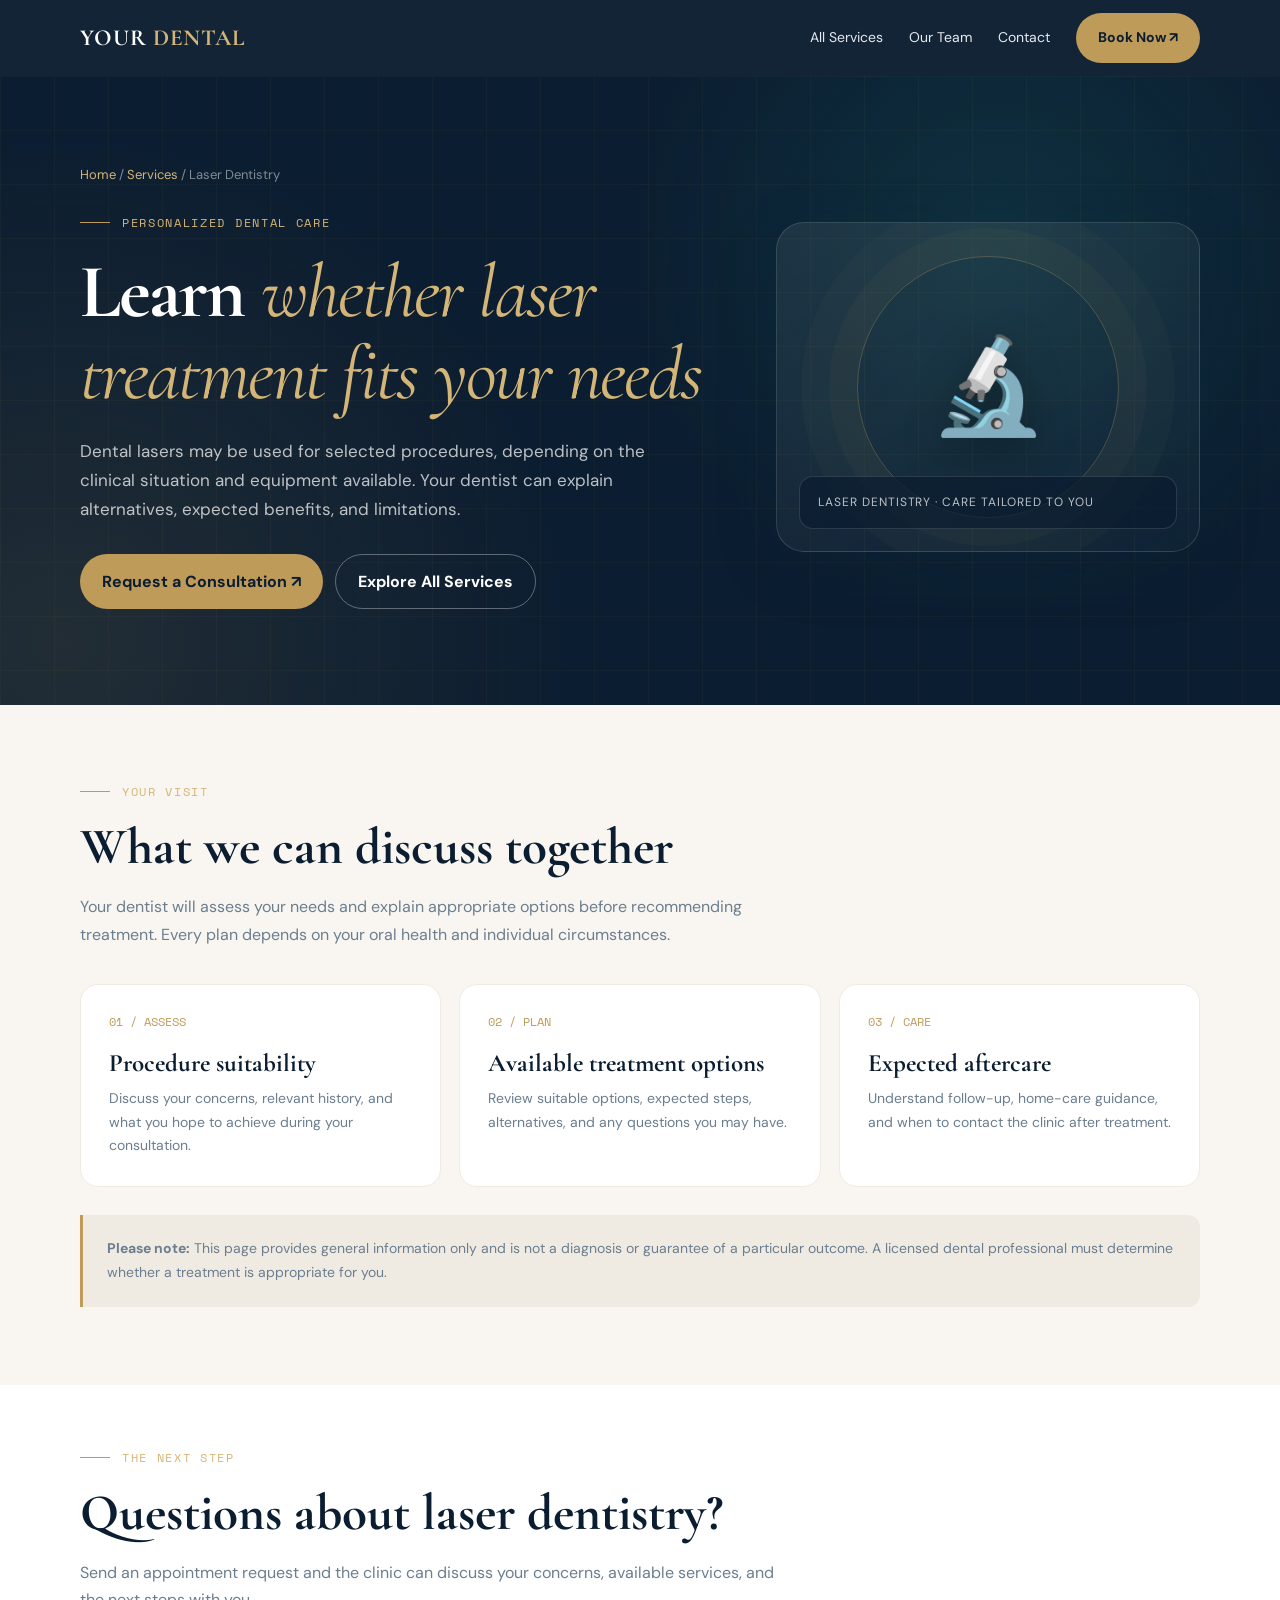
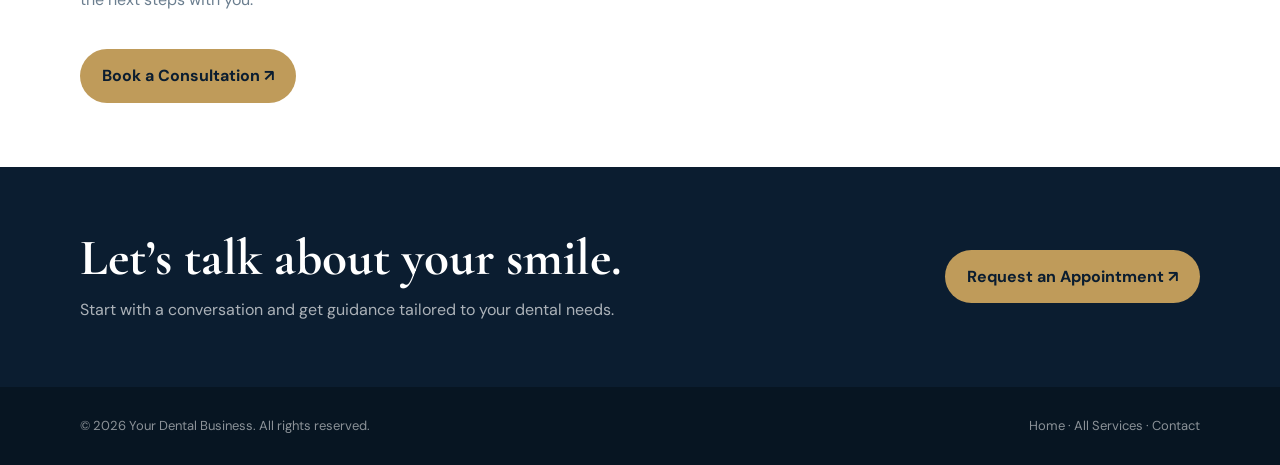
<file: public/legacy/services/laser-dentistry/index.html>
<!DOCTYPE html>
<html lang="en">
<head>
<meta charset="UTF-8"><meta name="viewport" content="width=device-width, initial-scale=1.0">
<title>Laser Dentistry | Your Dental Business</title>
<meta name="description" content="Learn about laser dentistry and request a consultation with Your Dental Business in Metro Manila.">
<link rel="preconnect" href="https://fonts.googleapis.com"><link rel="preconnect" href="https://fonts.gstatic.com" crossorigin>
<link href="https://fonts.googleapis.com/css2?family=Cormorant+Garamond:wght@400;600;700&family=DM+Sans:wght@300;400;500;600;700&family=Space+Mono&display=swap" rel="stylesheet">
<style>
:root{--navy:#0B1D30;--navy-mid:#132840;--ivory:#F9F6F1;--ivory-2:#F0EBE2;--gold:#BF9B5A;--gold-light:#D4B578;--mint:#2ABEAA;--text:#1A2E42;--muted:#6B7E8F;--radius:12px;--shadow:0 16px 64px rgba(11,29,48,.16)}
*{box-sizing:border-box;margin:0;padding:0}body{font-family:'DM Sans',sans-serif;background:var(--ivory);color:var(--text);line-height:1.7}a{color:inherit;text-decoration:none}.container{width:min(1120px,calc(100% - 40px));margin:auto}nav{height:76px;background:rgba(11,29,48,.97);display:flex;align-items:center;justify-content:space-between;padding:0 max(24px,calc((100vw - 1120px)/2));position:sticky;top:0;z-index:10;backdrop-filter:blur(14px)}.logo{font:700 23px 'Cormorant Garamond',serif;color:white;letter-spacing:.04em}.logo span{color:var(--gold-light)}.navlinks{display:flex;align-items:center;gap:26px;color:#e6eaf0;font-size:14px}.btn{display:inline-flex;align-items:center;justify-content:center;padding:13px 22px;border-radius:99px;background:var(--gold);color:var(--navy);font-weight:700;transition:.25s;min-height:44px}.btn:hover{transform:translateY(-2px);box-shadow:0 10px 28px #bf9b5a44}.btn.ghost{background:transparent;color:white;border:1px solid #ffffff55}.hero{position:relative;overflow:hidden;background:var(--navy);color:white;padding:88px 0 96px}.hero:before{content:'';position:absolute;inset:0;background:radial-gradient(circle at 78% 28%,#2abeaa20,transparent 35%),radial-gradient(circle at 5% 90%,#bf9b5a20,transparent 38%),linear-gradient(#bf9b5a0a 1px,transparent 1px),linear-gradient(90deg,#bf9b5a0a 1px,transparent 1px);background-size:auto,auto,54px 54px,54px 54px;pointer-events:none}.hero-inner{position:relative;display:grid;grid-template-columns:1.2fr .8fr;align-items:center;gap:60px}.eyebrow,.tag{font:12px 'Space Mono',monospace;letter-spacing:.14em;text-transform:uppercase;color:var(--gold-light);display:flex;gap:12px;align-items:center;margin-bottom:20px}.eyebrow:before,.tag:before{content:'';width:30px;height:1px;background:var(--gold)}h1,h2,h3{font-family:'Cormorant Garamond',serif;line-height:1.08}h1{font-size:clamp(48px,6vw,76px);letter-spacing:-.025em;margin-bottom:22px}h1 em{color:var(--gold-light);font-weight:400}.intro{max-width:610px;color:#ffffffb8;font-size:17px;margin-bottom:30px}.actions{display:flex;gap:12px;flex-wrap:wrap}.art{min-height:330px;border:1px solid #ffffff22;border-radius:28px;background:linear-gradient(145deg,#ffffff12,#ffffff04);display:grid;place-items:center;position:relative;box-shadow:var(--shadow);overflow:hidden}.art:before{content:'';position:absolute;width:260px;height:260px;border-radius:50%;border:1px solid #bf9b5a55;box-shadow:0 0 0 28px #bf9b5a0a,0 0 0 56px #bf9b5a08}.emoji{font-size:94px;filter:drop-shadow(0 12px 22px #0005);position:relative}.art-label{position:absolute;bottom:22px;left:22px;right:22px;border:1px solid #ffffff20;border-radius:14px;background:#0b1d30b8;padding:15px 18px;color:#ffffffb8;font-size:12px;letter-spacing:.08em;text-transform:uppercase}section{padding:78px 0}.section-head{max-width:700px;margin-bottom:36px}h2{font-size:clamp(36px,4vw,52px);color:var(--navy);margin-bottom:18px}.lead{color:var(--muted);font-size:16px}.feature-grid{display:grid;grid-template-columns:repeat(3,1fr);gap:18px}.feature{padding:28px;border-radius:18px;background:white;border:1px solid var(--ivory-2);transition:.25s}.feature:hover{transform:translateY(-4px);box-shadow:var(--shadow)}.number{font:12px 'Space Mono',monospace;color:var(--gold);margin-bottom:20px}.feature h3{font-size:25px;margin-bottom:10px;color:var(--navy)}.feature p{color:var(--muted);font-size:14px}.note{background:var(--ivory-2);border-left:3px solid var(--gold);padding:22px 24px;border-radius:0 12px 12px 0;color:var(--muted);margin-top:28px;font-size:14px}.cta{background:var(--navy);color:white;padding:64px 0}.cta-inner{display:flex;align-items:center;justify-content:space-between;gap:28px}.cta h2{color:white;margin-bottom:10px}.cta p{color:#ffffffa8;max-width:650px}footer{background:#071522;color:#ffffff88;padding:28px 0;font-size:13px}footer .foot{display:flex;justify-content:space-between;gap:20px;flex-wrap:wrap}.crumb{color:#ffffff7c;font-size:13px;margin-bottom:28px}.crumb a{color:var(--gold-light)}@media(max-width:760px){.navlinks a:not(.btn){display:none}.hero{padding:64px 0}.hero-inner{grid-template-columns:1fr;gap:38px}.art{min-height:230px}.feature-grid{grid-template-columns:1fr}section{padding:56px 0}.cta-inner{align-items:flex-start;flex-direction:column}h1{font-size:49px}}

/* Responsive refinement for individual treatment pages */
html, body { width:100%; max-width:100%; overflow-x:clip; }
img, svg, video, iframe { max-width:100%; }
.container { width:min(1120px, calc(100% - 40px)); }
@media (max-width:760px) {
  nav { padding-left:20px; padding-right:20px; }
  .logo { font-size:21px; }
  .hero { padding:58px 0 62px; }
  .hero-inner { grid-template-columns:minmax(0,1fr); gap:28px; }
  h1 { font-size:clamp(39px, 10vw, 52px); line-height:1.04; overflow-wrap:anywhere; }
  .intro { font-size:15px; }
  .art { min-height:210px; width:100%; }
  .emoji { font-size:76px; }
  section { padding:54px 0; }
  .feature-grid { grid-template-columns:minmax(0,1fr); }
  .feature { padding:23px 20px; min-width:0; }
  .cta { padding:48px 0; }
  .cta-inner { flex-direction:column; align-items:flex-start; gap:22px; }
  .cta h2 { font-size:clamp(32px,8vw,42px); }
  .foot { flex-direction:column; align-items:flex-start; }
}
@media (max-width:380px) {
  .container { width:calc(100% - 32px); }
  h1 { font-size:37px; }
  .actions .btn { width:100%; }
}

</style></head>
<body>
<nav><a class="logo" href="../../index.html">YOUR <span>DENTAL</span></a><div class="navlinks"><a href="../../index.html#services">All Services</a><a href="../../index.html#team">Our Team</a><a href="../../index.html#book">Contact</a><a class="btn" href="../../index.html#book">Book Now ↗</a></div></nav>
<header class="hero"><div class="container hero-inner"><div><div class="crumb"><a href="../../index.html">Home</a> / <a href="../index.html">Services</a> / Laser Dentistry</div><div class="eyebrow">Personalized dental care</div><h1>Learn <em>whether laser treatment fits your needs</em></h1><p class="intro">Dental lasers may be used for selected procedures, depending on the clinical situation and equipment available. Your dentist can explain alternatives, expected benefits, and limitations.</p><div class="actions"><a class="btn" href="../../index.html#book">Request a Consultation ↗</a><a class="btn ghost" href="../index.html">Explore All Services</a></div></div><div class="art"><div class="emoji">🔬</div><div class="art-label">Laser Dentistry · Care tailored to you</div></div></div></header>
<section><div class="container"><div class="section-head"><div class="tag">Your visit</div><h2>What we can discuss together</h2><p class="lead">Your dentist will assess your needs and explain appropriate options before recommending treatment. Every plan depends on your oral health and individual circumstances.</p></div><div class="feature-grid"><article class="feature"><div class="number">01 / ASSESS</div><h3>Procedure suitability</h3><p>Discuss your concerns, relevant history, and what you hope to achieve during your consultation.</p></article><article class="feature"><div class="number">02 / PLAN</div><h3>Available treatment options</h3><p>Review suitable options, expected steps, alternatives, and any questions you may have.</p></article><article class="feature"><div class="number">03 / CARE</div><h3>Expected aftercare</h3><p>Understand follow-up, home-care guidance, and when to contact the clinic after treatment.</p></article></div><div class="note"><strong>Please note:</strong> This page provides general information only and is not a diagnosis or guarantee of a particular outcome. A licensed dental professional must determine whether a treatment is appropriate for you.</div></div></section>
<section style="background:white;padding:64px 0"><div class="container"><div class="section-head"><div class="tag">The next step</div><h2>Questions about laser dentistry?</h2><p class="lead">Send an appointment request and the clinic can discuss your concerns, available services, and the next steps with you.</p></div><a class="btn" href="../../index.html#book">Book a Consultation ↗</a></div></section>
<div class="cta"><div class="container cta-inner"><div><h2>Let’s talk about your smile.</h2><p>Start with a conversation and get guidance tailored to your dental needs.</p></div><a class="btn" href="../../index.html#book">Request an Appointment ↗</a></div></div>
<footer><div class="container foot"><span>© 2026 Your Dental Business. All rights reserved.</span><span><a href="../../index.html">Home</a> · <a href="../index.html">All Services</a> · <a href="../../index.html#book">Contact</a></span></div></footer>
</body></html>
</file>
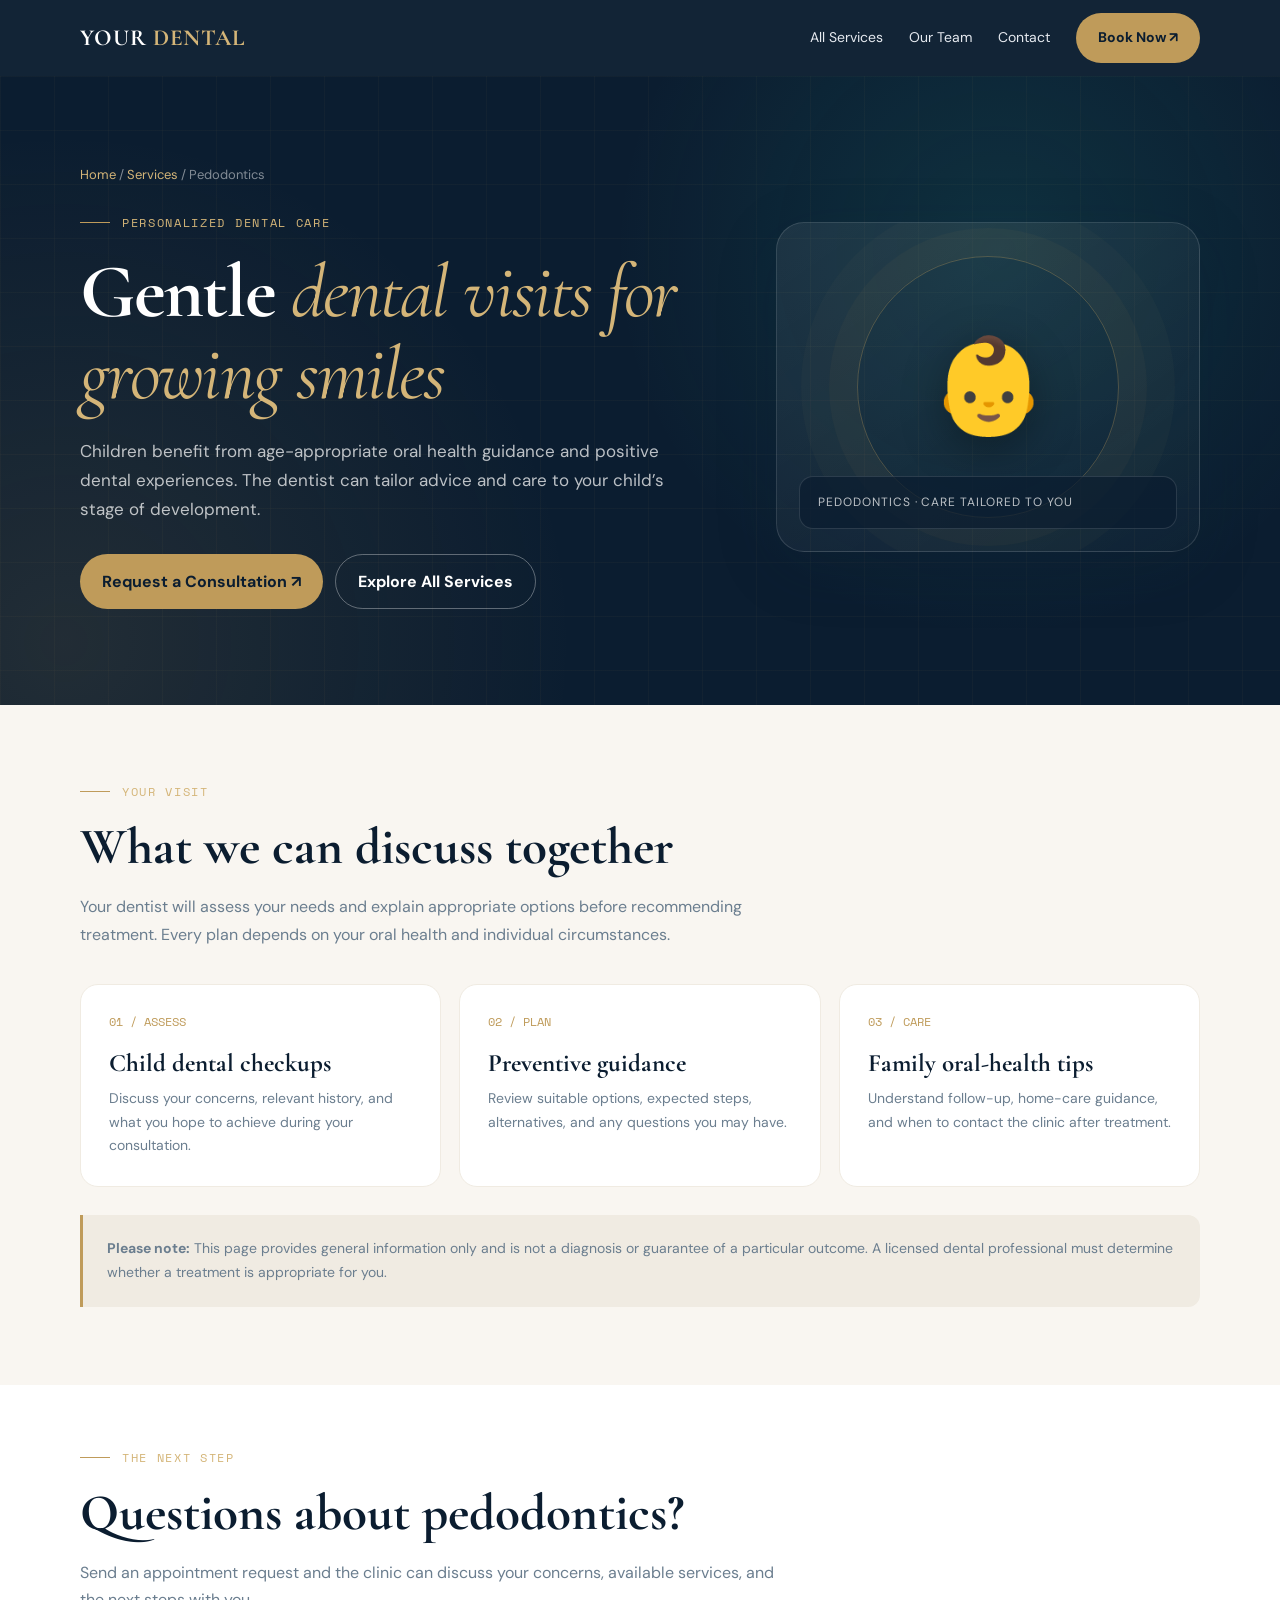
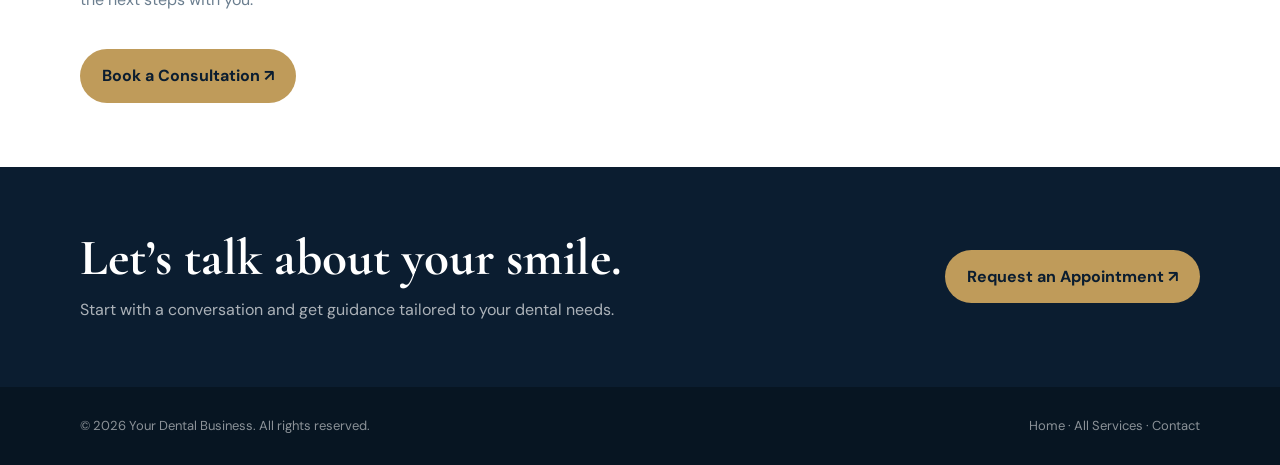
<file: public/legacy/services/pedodontics/index.html>
<!DOCTYPE html>
<html lang="en">
<head>
<meta charset="UTF-8"><meta name="viewport" content="width=device-width, initial-scale=1.0">
<title>Pedodontics | Your Dental Business</title>
<meta name="description" content="Learn about pedodontics and request a consultation with Your Dental Business in Metro Manila.">
<link rel="preconnect" href="https://fonts.googleapis.com"><link rel="preconnect" href="https://fonts.gstatic.com" crossorigin>
<link href="https://fonts.googleapis.com/css2?family=Cormorant+Garamond:wght@400;600;700&family=DM+Sans:wght@300;400;500;600;700&family=Space+Mono&display=swap" rel="stylesheet">
<style>
:root{--navy:#0B1D30;--navy-mid:#132840;--ivory:#F9F6F1;--ivory-2:#F0EBE2;--gold:#BF9B5A;--gold-light:#D4B578;--mint:#2ABEAA;--text:#1A2E42;--muted:#6B7E8F;--radius:12px;--shadow:0 16px 64px rgba(11,29,48,.16)}
*{box-sizing:border-box;margin:0;padding:0}body{font-family:'DM Sans',sans-serif;background:var(--ivory);color:var(--text);line-height:1.7}a{color:inherit;text-decoration:none}.container{width:min(1120px,calc(100% - 40px));margin:auto}nav{height:76px;background:rgba(11,29,48,.97);display:flex;align-items:center;justify-content:space-between;padding:0 max(24px,calc((100vw - 1120px)/2));position:sticky;top:0;z-index:10;backdrop-filter:blur(14px)}.logo{font:700 23px 'Cormorant Garamond',serif;color:white;letter-spacing:.04em}.logo span{color:var(--gold-light)}.navlinks{display:flex;align-items:center;gap:26px;color:#e6eaf0;font-size:14px}.btn{display:inline-flex;align-items:center;justify-content:center;padding:13px 22px;border-radius:99px;background:var(--gold);color:var(--navy);font-weight:700;transition:.25s;min-height:44px}.btn:hover{transform:translateY(-2px);box-shadow:0 10px 28px #bf9b5a44}.btn.ghost{background:transparent;color:white;border:1px solid #ffffff55}.hero{position:relative;overflow:hidden;background:var(--navy);color:white;padding:88px 0 96px}.hero:before{content:'';position:absolute;inset:0;background:radial-gradient(circle at 78% 28%,#2abeaa20,transparent 35%),radial-gradient(circle at 5% 90%,#bf9b5a20,transparent 38%),linear-gradient(#bf9b5a0a 1px,transparent 1px),linear-gradient(90deg,#bf9b5a0a 1px,transparent 1px);background-size:auto,auto,54px 54px,54px 54px;pointer-events:none}.hero-inner{position:relative;display:grid;grid-template-columns:1.2fr .8fr;align-items:center;gap:60px}.eyebrow,.tag{font:12px 'Space Mono',monospace;letter-spacing:.14em;text-transform:uppercase;color:var(--gold-light);display:flex;gap:12px;align-items:center;margin-bottom:20px}.eyebrow:before,.tag:before{content:'';width:30px;height:1px;background:var(--gold)}h1,h2,h3{font-family:'Cormorant Garamond',serif;line-height:1.08}h1{font-size:clamp(48px,6vw,76px);letter-spacing:-.025em;margin-bottom:22px}h1 em{color:var(--gold-light);font-weight:400}.intro{max-width:610px;color:#ffffffb8;font-size:17px;margin-bottom:30px}.actions{display:flex;gap:12px;flex-wrap:wrap}.art{min-height:330px;border:1px solid #ffffff22;border-radius:28px;background:linear-gradient(145deg,#ffffff12,#ffffff04);display:grid;place-items:center;position:relative;box-shadow:var(--shadow);overflow:hidden}.art:before{content:'';position:absolute;width:260px;height:260px;border-radius:50%;border:1px solid #bf9b5a55;box-shadow:0 0 0 28px #bf9b5a0a,0 0 0 56px #bf9b5a08}.emoji{font-size:94px;filter:drop-shadow(0 12px 22px #0005);position:relative}.art-label{position:absolute;bottom:22px;left:22px;right:22px;border:1px solid #ffffff20;border-radius:14px;background:#0b1d30b8;padding:15px 18px;color:#ffffffb8;font-size:12px;letter-spacing:.08em;text-transform:uppercase}section{padding:78px 0}.section-head{max-width:700px;margin-bottom:36px}h2{font-size:clamp(36px,4vw,52px);color:var(--navy);margin-bottom:18px}.lead{color:var(--muted);font-size:16px}.feature-grid{display:grid;grid-template-columns:repeat(3,1fr);gap:18px}.feature{padding:28px;border-radius:18px;background:white;border:1px solid var(--ivory-2);transition:.25s}.feature:hover{transform:translateY(-4px);box-shadow:var(--shadow)}.number{font:12px 'Space Mono',monospace;color:var(--gold);margin-bottom:20px}.feature h3{font-size:25px;margin-bottom:10px;color:var(--navy)}.feature p{color:var(--muted);font-size:14px}.note{background:var(--ivory-2);border-left:3px solid var(--gold);padding:22px 24px;border-radius:0 12px 12px 0;color:var(--muted);margin-top:28px;font-size:14px}.cta{background:var(--navy);color:white;padding:64px 0}.cta-inner{display:flex;align-items:center;justify-content:space-between;gap:28px}.cta h2{color:white;margin-bottom:10px}.cta p{color:#ffffffa8;max-width:650px}footer{background:#071522;color:#ffffff88;padding:28px 0;font-size:13px}footer .foot{display:flex;justify-content:space-between;gap:20px;flex-wrap:wrap}.crumb{color:#ffffff7c;font-size:13px;margin-bottom:28px}.crumb a{color:var(--gold-light)}@media(max-width:760px){.navlinks a:not(.btn){display:none}.hero{padding:64px 0}.hero-inner{grid-template-columns:1fr;gap:38px}.art{min-height:230px}.feature-grid{grid-template-columns:1fr}section{padding:56px 0}.cta-inner{align-items:flex-start;flex-direction:column}h1{font-size:49px}}

/* Responsive refinement for individual treatment pages */
html, body { width:100%; max-width:100%; overflow-x:clip; }
img, svg, video, iframe { max-width:100%; }
.container { width:min(1120px, calc(100% - 40px)); }
@media (max-width:760px) {
  nav { padding-left:20px; padding-right:20px; }
  .logo { font-size:21px; }
  .hero { padding:58px 0 62px; }
  .hero-inner { grid-template-columns:minmax(0,1fr); gap:28px; }
  h1 { font-size:clamp(39px, 10vw, 52px); line-height:1.04; overflow-wrap:anywhere; }
  .intro { font-size:15px; }
  .art { min-height:210px; width:100%; }
  .emoji { font-size:76px; }
  section { padding:54px 0; }
  .feature-grid { grid-template-columns:minmax(0,1fr); }
  .feature { padding:23px 20px; min-width:0; }
  .cta { padding:48px 0; }
  .cta-inner { flex-direction:column; align-items:flex-start; gap:22px; }
  .cta h2 { font-size:clamp(32px,8vw,42px); }
  .foot { flex-direction:column; align-items:flex-start; }
}
@media (max-width:380px) {
  .container { width:calc(100% - 32px); }
  h1 { font-size:37px; }
  .actions .btn { width:100%; }
}

</style></head>
<body>
<nav><a class="logo" href="../../index.html">YOUR <span>DENTAL</span></a><div class="navlinks"><a href="../../index.html#services">All Services</a><a href="../../index.html#team">Our Team</a><a href="../../index.html#book">Contact</a><a class="btn" href="../../index.html#book">Book Now ↗</a></div></nav>
<header class="hero"><div class="container hero-inner"><div><div class="crumb"><a href="../../index.html">Home</a> / <a href="../index.html">Services</a> / Pedodontics</div><div class="eyebrow">Personalized dental care</div><h1>Gentle <em>dental visits for growing smiles</em></h1><p class="intro">Children benefit from age-appropriate oral health guidance and positive dental experiences. The dentist can tailor advice and care to your child’s stage of development.</p><div class="actions"><a class="btn" href="../../index.html#book">Request a Consultation ↗</a><a class="btn ghost" href="../index.html">Explore All Services</a></div></div><div class="art"><div class="emoji">👶</div><div class="art-label">Pedodontics · Care tailored to you</div></div></div></header>
<section><div class="container"><div class="section-head"><div class="tag">Your visit</div><h2>What we can discuss together</h2><p class="lead">Your dentist will assess your needs and explain appropriate options before recommending treatment. Every plan depends on your oral health and individual circumstances.</p></div><div class="feature-grid"><article class="feature"><div class="number">01 / ASSESS</div><h3>Child dental checkups</h3><p>Discuss your concerns, relevant history, and what you hope to achieve during your consultation.</p></article><article class="feature"><div class="number">02 / PLAN</div><h3>Preventive guidance</h3><p>Review suitable options, expected steps, alternatives, and any questions you may have.</p></article><article class="feature"><div class="number">03 / CARE</div><h3>Family oral-health tips</h3><p>Understand follow-up, home-care guidance, and when to contact the clinic after treatment.</p></article></div><div class="note"><strong>Please note:</strong> This page provides general information only and is not a diagnosis or guarantee of a particular outcome. A licensed dental professional must determine whether a treatment is appropriate for you.</div></div></section>
<section style="background:white;padding:64px 0"><div class="container"><div class="section-head"><div class="tag">The next step</div><h2>Questions about pedodontics?</h2><p class="lead">Send an appointment request and the clinic can discuss your concerns, available services, and the next steps with you.</p></div><a class="btn" href="../../index.html#book">Book a Consultation ↗</a></div></section>
<div class="cta"><div class="container cta-inner"><div><h2>Let’s talk about your smile.</h2><p>Start with a conversation and get guidance tailored to your dental needs.</p></div><a class="btn" href="../../index.html#book">Request an Appointment ↗</a></div></div>
<footer><div class="container foot"><span>© 2026 Your Dental Business. All rights reserved.</span><span><a href="../../index.html">Home</a> · <a href="../index.html">All Services</a> · <a href="../../index.html#book">Contact</a></span></div></footer>
</body></html>
</file>
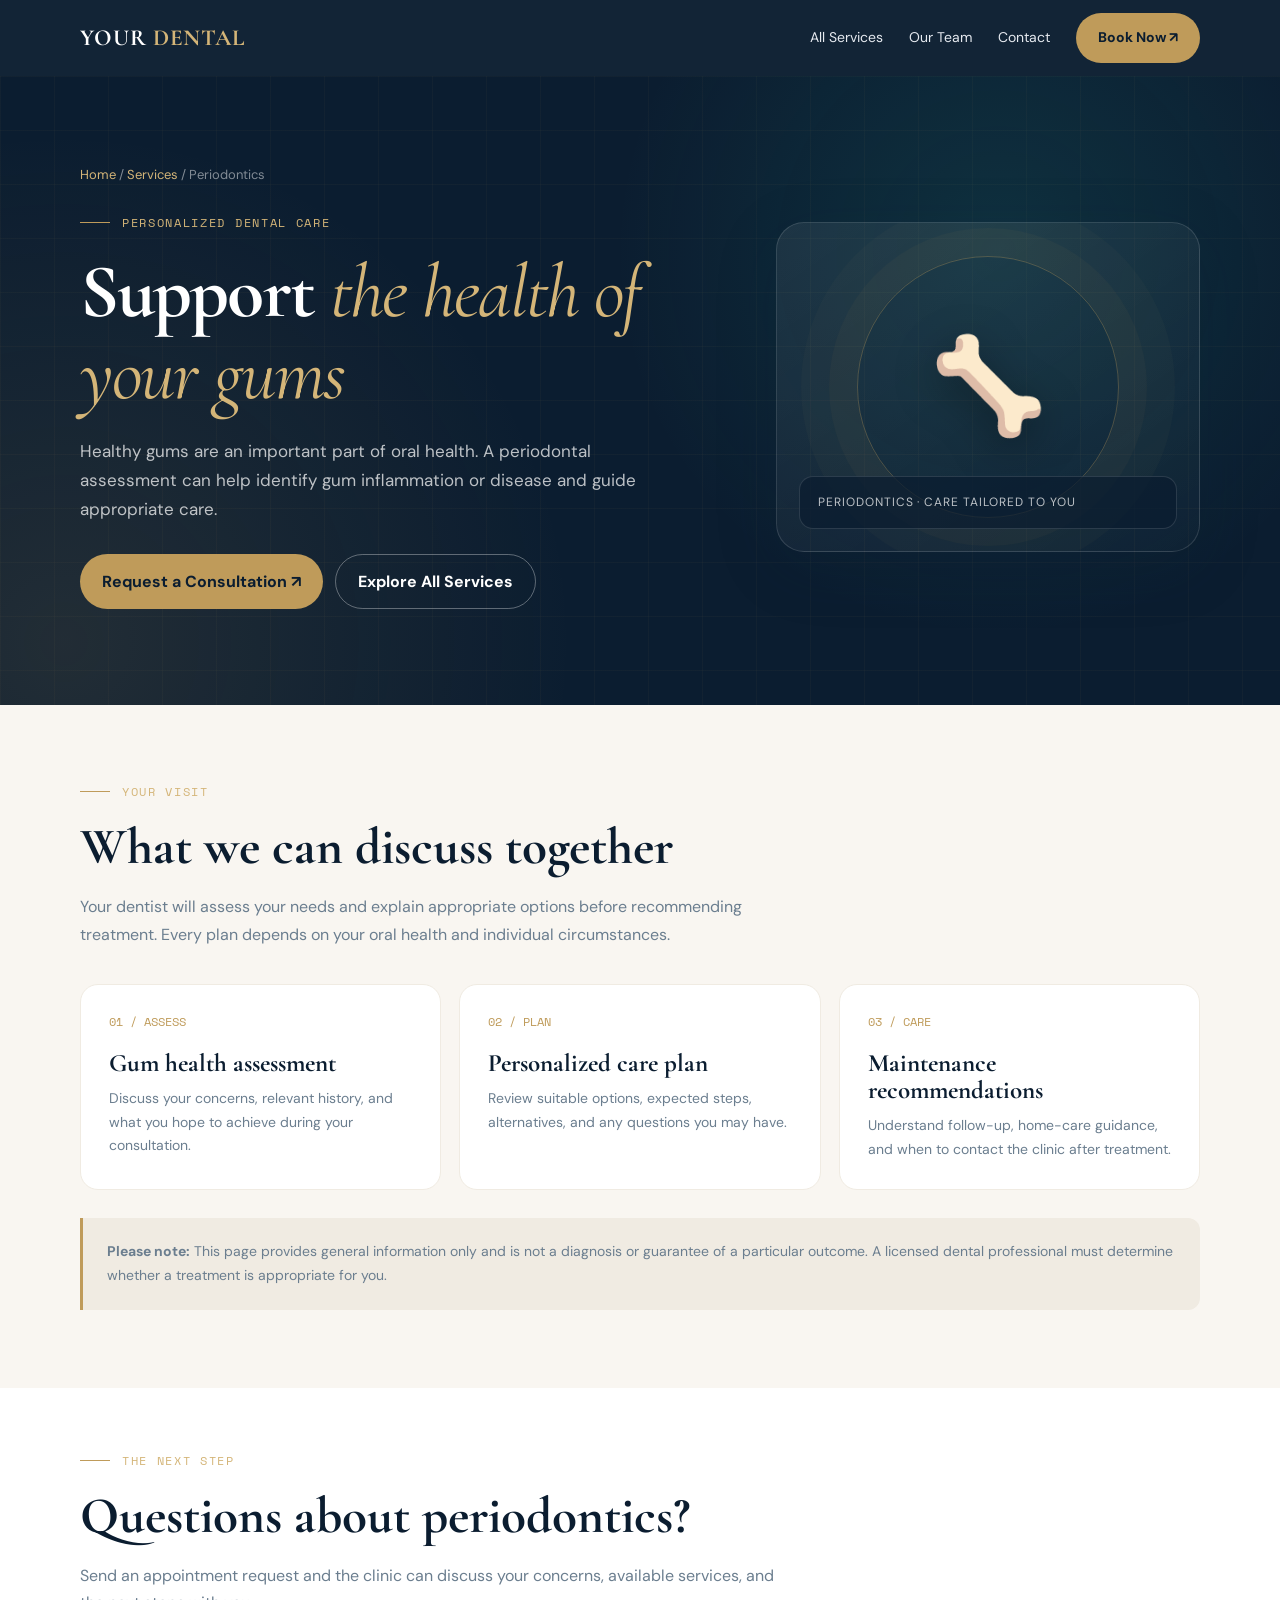
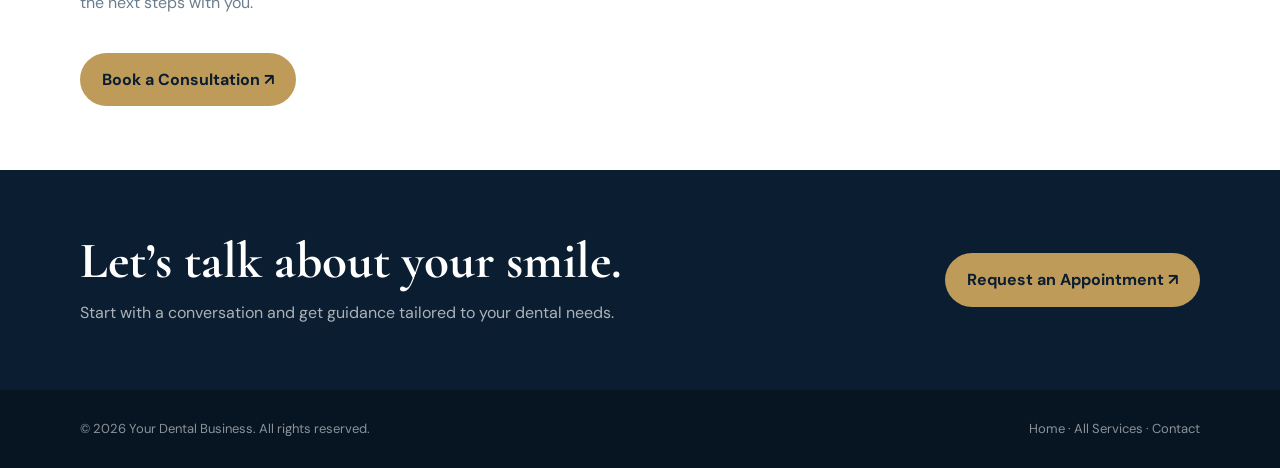
<file: public/legacy/services/periodontics/index.html>
<!DOCTYPE html>
<html lang="en">
<head>
<meta charset="UTF-8"><meta name="viewport" content="width=device-width, initial-scale=1.0">
<title>Periodontics | Your Dental Business</title>
<meta name="description" content="Learn about periodontics and request a consultation with Your Dental Business in Metro Manila.">
<link rel="preconnect" href="https://fonts.googleapis.com"><link rel="preconnect" href="https://fonts.gstatic.com" crossorigin>
<link href="https://fonts.googleapis.com/css2?family=Cormorant+Garamond:wght@400;600;700&family=DM+Sans:wght@300;400;500;600;700&family=Space+Mono&display=swap" rel="stylesheet">
<style>
:root{--navy:#0B1D30;--navy-mid:#132840;--ivory:#F9F6F1;--ivory-2:#F0EBE2;--gold:#BF9B5A;--gold-light:#D4B578;--mint:#2ABEAA;--text:#1A2E42;--muted:#6B7E8F;--radius:12px;--shadow:0 16px 64px rgba(11,29,48,.16)}
*{box-sizing:border-box;margin:0;padding:0}body{font-family:'DM Sans',sans-serif;background:var(--ivory);color:var(--text);line-height:1.7}a{color:inherit;text-decoration:none}.container{width:min(1120px,calc(100% - 40px));margin:auto}nav{height:76px;background:rgba(11,29,48,.97);display:flex;align-items:center;justify-content:space-between;padding:0 max(24px,calc((100vw - 1120px)/2));position:sticky;top:0;z-index:10;backdrop-filter:blur(14px)}.logo{font:700 23px 'Cormorant Garamond',serif;color:white;letter-spacing:.04em}.logo span{color:var(--gold-light)}.navlinks{display:flex;align-items:center;gap:26px;color:#e6eaf0;font-size:14px}.btn{display:inline-flex;align-items:center;justify-content:center;padding:13px 22px;border-radius:99px;background:var(--gold);color:var(--navy);font-weight:700;transition:.25s;min-height:44px}.btn:hover{transform:translateY(-2px);box-shadow:0 10px 28px #bf9b5a44}.btn.ghost{background:transparent;color:white;border:1px solid #ffffff55}.hero{position:relative;overflow:hidden;background:var(--navy);color:white;padding:88px 0 96px}.hero:before{content:'';position:absolute;inset:0;background:radial-gradient(circle at 78% 28%,#2abeaa20,transparent 35%),radial-gradient(circle at 5% 90%,#bf9b5a20,transparent 38%),linear-gradient(#bf9b5a0a 1px,transparent 1px),linear-gradient(90deg,#bf9b5a0a 1px,transparent 1px);background-size:auto,auto,54px 54px,54px 54px;pointer-events:none}.hero-inner{position:relative;display:grid;grid-template-columns:1.2fr .8fr;align-items:center;gap:60px}.eyebrow,.tag{font:12px 'Space Mono',monospace;letter-spacing:.14em;text-transform:uppercase;color:var(--gold-light);display:flex;gap:12px;align-items:center;margin-bottom:20px}.eyebrow:before,.tag:before{content:'';width:30px;height:1px;background:var(--gold)}h1,h2,h3{font-family:'Cormorant Garamond',serif;line-height:1.08}h1{font-size:clamp(48px,6vw,76px);letter-spacing:-.025em;margin-bottom:22px}h1 em{color:var(--gold-light);font-weight:400}.intro{max-width:610px;color:#ffffffb8;font-size:17px;margin-bottom:30px}.actions{display:flex;gap:12px;flex-wrap:wrap}.art{min-height:330px;border:1px solid #ffffff22;border-radius:28px;background:linear-gradient(145deg,#ffffff12,#ffffff04);display:grid;place-items:center;position:relative;box-shadow:var(--shadow);overflow:hidden}.art:before{content:'';position:absolute;width:260px;height:260px;border-radius:50%;border:1px solid #bf9b5a55;box-shadow:0 0 0 28px #bf9b5a0a,0 0 0 56px #bf9b5a08}.emoji{font-size:94px;filter:drop-shadow(0 12px 22px #0005);position:relative}.art-label{position:absolute;bottom:22px;left:22px;right:22px;border:1px solid #ffffff20;border-radius:14px;background:#0b1d30b8;padding:15px 18px;color:#ffffffb8;font-size:12px;letter-spacing:.08em;text-transform:uppercase}section{padding:78px 0}.section-head{max-width:700px;margin-bottom:36px}h2{font-size:clamp(36px,4vw,52px);color:var(--navy);margin-bottom:18px}.lead{color:var(--muted);font-size:16px}.feature-grid{display:grid;grid-template-columns:repeat(3,1fr);gap:18px}.feature{padding:28px;border-radius:18px;background:white;border:1px solid var(--ivory-2);transition:.25s}.feature:hover{transform:translateY(-4px);box-shadow:var(--shadow)}.number{font:12px 'Space Mono',monospace;color:var(--gold);margin-bottom:20px}.feature h3{font-size:25px;margin-bottom:10px;color:var(--navy)}.feature p{color:var(--muted);font-size:14px}.note{background:var(--ivory-2);border-left:3px solid var(--gold);padding:22px 24px;border-radius:0 12px 12px 0;color:var(--muted);margin-top:28px;font-size:14px}.cta{background:var(--navy);color:white;padding:64px 0}.cta-inner{display:flex;align-items:center;justify-content:space-between;gap:28px}.cta h2{color:white;margin-bottom:10px}.cta p{color:#ffffffa8;max-width:650px}footer{background:#071522;color:#ffffff88;padding:28px 0;font-size:13px}footer .foot{display:flex;justify-content:space-between;gap:20px;flex-wrap:wrap}.crumb{color:#ffffff7c;font-size:13px;margin-bottom:28px}.crumb a{color:var(--gold-light)}@media(max-width:760px){.navlinks a:not(.btn){display:none}.hero{padding:64px 0}.hero-inner{grid-template-columns:1fr;gap:38px}.art{min-height:230px}.feature-grid{grid-template-columns:1fr}section{padding:56px 0}.cta-inner{align-items:flex-start;flex-direction:column}h1{font-size:49px}}

/* Responsive refinement for individual treatment pages */
html, body { width:100%; max-width:100%; overflow-x:clip; }
img, svg, video, iframe { max-width:100%; }
.container { width:min(1120px, calc(100% - 40px)); }
@media (max-width:760px) {
  nav { padding-left:20px; padding-right:20px; }
  .logo { font-size:21px; }
  .hero { padding:58px 0 62px; }
  .hero-inner { grid-template-columns:minmax(0,1fr); gap:28px; }
  h1 { font-size:clamp(39px, 10vw, 52px); line-height:1.04; overflow-wrap:anywhere; }
  .intro { font-size:15px; }
  .art { min-height:210px; width:100%; }
  .emoji { font-size:76px; }
  section { padding:54px 0; }
  .feature-grid { grid-template-columns:minmax(0,1fr); }
  .feature { padding:23px 20px; min-width:0; }
  .cta { padding:48px 0; }
  .cta-inner { flex-direction:column; align-items:flex-start; gap:22px; }
  .cta h2 { font-size:clamp(32px,8vw,42px); }
  .foot { flex-direction:column; align-items:flex-start; }
}
@media (max-width:380px) {
  .container { width:calc(100% - 32px); }
  h1 { font-size:37px; }
  .actions .btn { width:100%; }
}

</style></head>
<body>
<nav><a class="logo" href="../../index.html">YOUR <span>DENTAL</span></a><div class="navlinks"><a href="../../index.html#services">All Services</a><a href="../../index.html#team">Our Team</a><a href="../../index.html#book">Contact</a><a class="btn" href="../../index.html#book">Book Now ↗</a></div></nav>
<header class="hero"><div class="container hero-inner"><div><div class="crumb"><a href="../../index.html">Home</a> / <a href="../index.html">Services</a> / Periodontics</div><div class="eyebrow">Personalized dental care</div><h1>Support <em>the health of your gums</em></h1><p class="intro">Healthy gums are an important part of oral health. A periodontal assessment can help identify gum inflammation or disease and guide appropriate care.</p><div class="actions"><a class="btn" href="../../index.html#book">Request a Consultation ↗</a><a class="btn ghost" href="../index.html">Explore All Services</a></div></div><div class="art"><div class="emoji">🦴</div><div class="art-label">Periodontics · Care tailored to you</div></div></div></header>
<section><div class="container"><div class="section-head"><div class="tag">Your visit</div><h2>What we can discuss together</h2><p class="lead">Your dentist will assess your needs and explain appropriate options before recommending treatment. Every plan depends on your oral health and individual circumstances.</p></div><div class="feature-grid"><article class="feature"><div class="number">01 / ASSESS</div><h3>Gum health assessment</h3><p>Discuss your concerns, relevant history, and what you hope to achieve during your consultation.</p></article><article class="feature"><div class="number">02 / PLAN</div><h3>Personalized care plan</h3><p>Review suitable options, expected steps, alternatives, and any questions you may have.</p></article><article class="feature"><div class="number">03 / CARE</div><h3>Maintenance recommendations</h3><p>Understand follow-up, home-care guidance, and when to contact the clinic after treatment.</p></article></div><div class="note"><strong>Please note:</strong> This page provides general information only and is not a diagnosis or guarantee of a particular outcome. A licensed dental professional must determine whether a treatment is appropriate for you.</div></div></section>
<section style="background:white;padding:64px 0"><div class="container"><div class="section-head"><div class="tag">The next step</div><h2>Questions about periodontics?</h2><p class="lead">Send an appointment request and the clinic can discuss your concerns, available services, and the next steps with you.</p></div><a class="btn" href="../../index.html#book">Book a Consultation ↗</a></div></section>
<div class="cta"><div class="container cta-inner"><div><h2>Let’s talk about your smile.</h2><p>Start with a conversation and get guidance tailored to your dental needs.</p></div><a class="btn" href="../../index.html#book">Request an Appointment ↗</a></div></div>
<footer><div class="container foot"><span>© 2026 Your Dental Business. All rights reserved.</span><span><a href="../../index.html">Home</a> · <a href="../index.html">All Services</a> · <a href="../../index.html#book">Contact</a></span></div></footer>
</body></html>
</file>
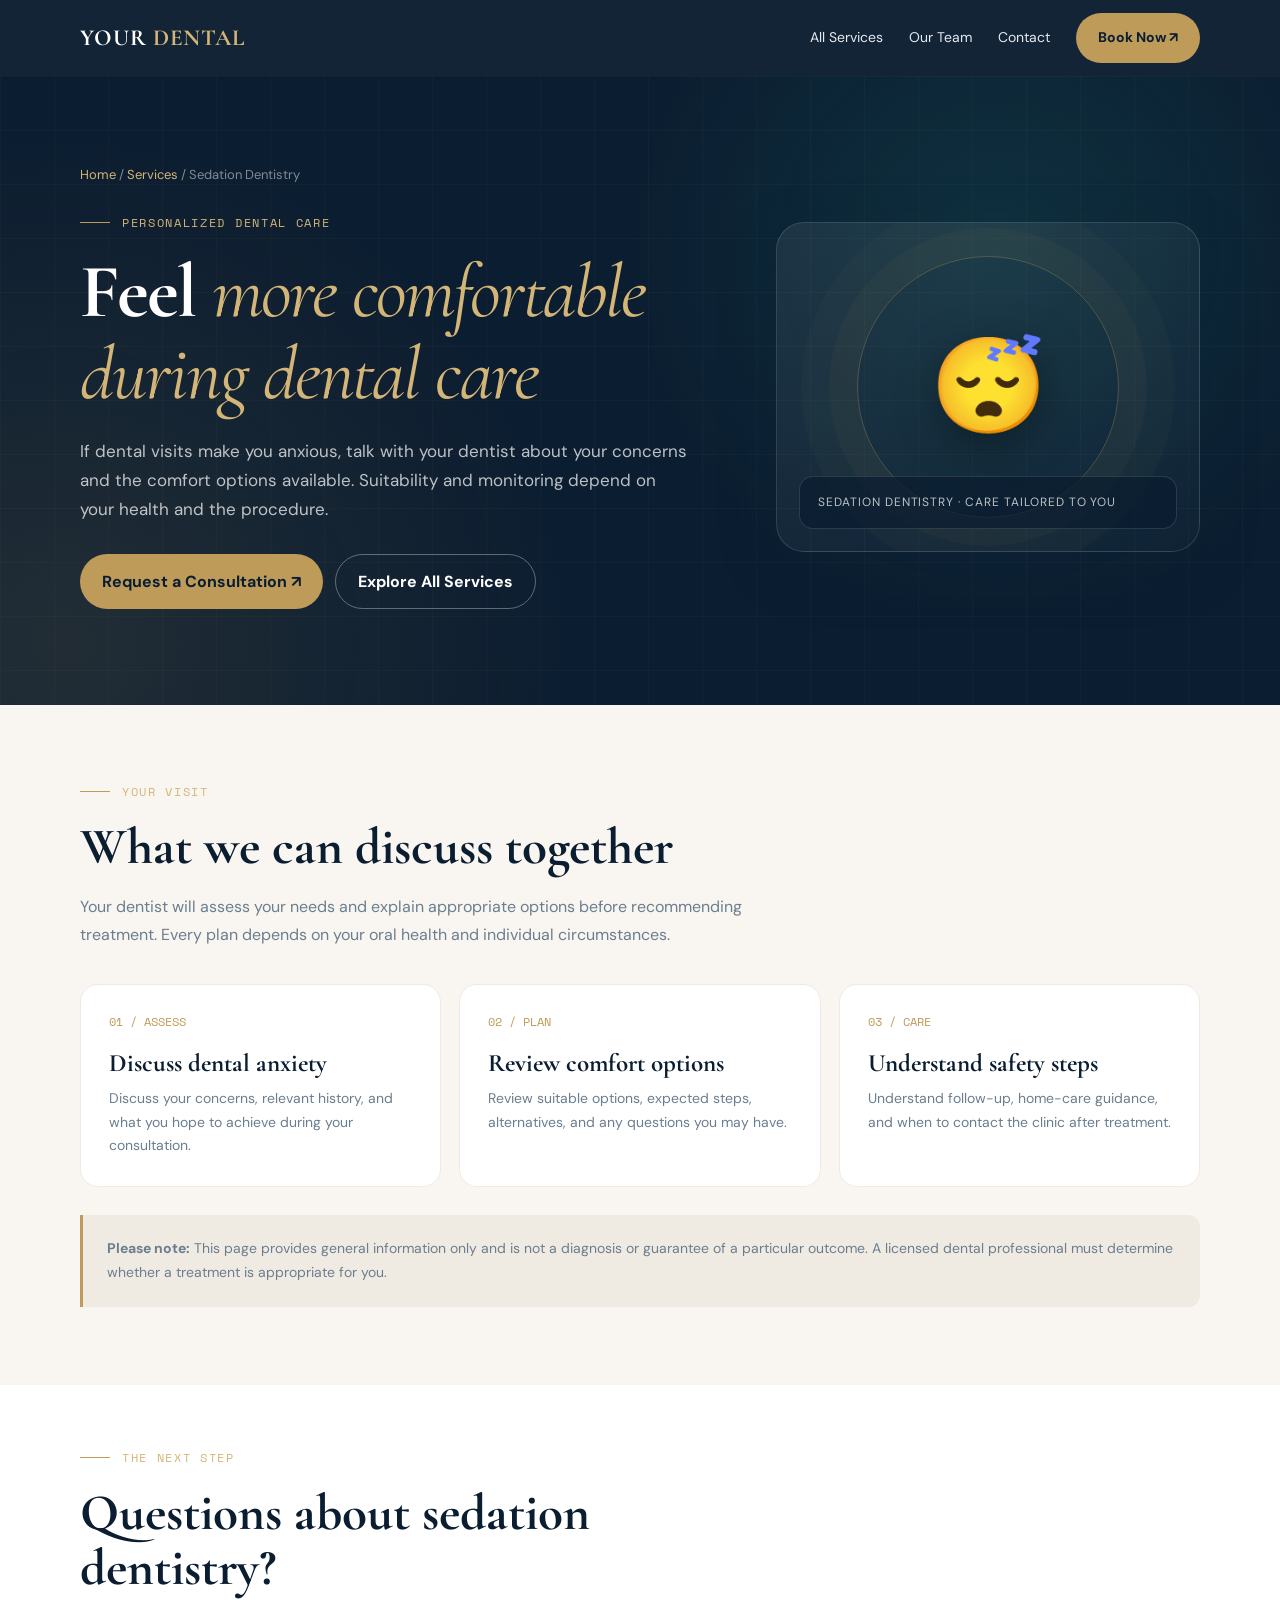
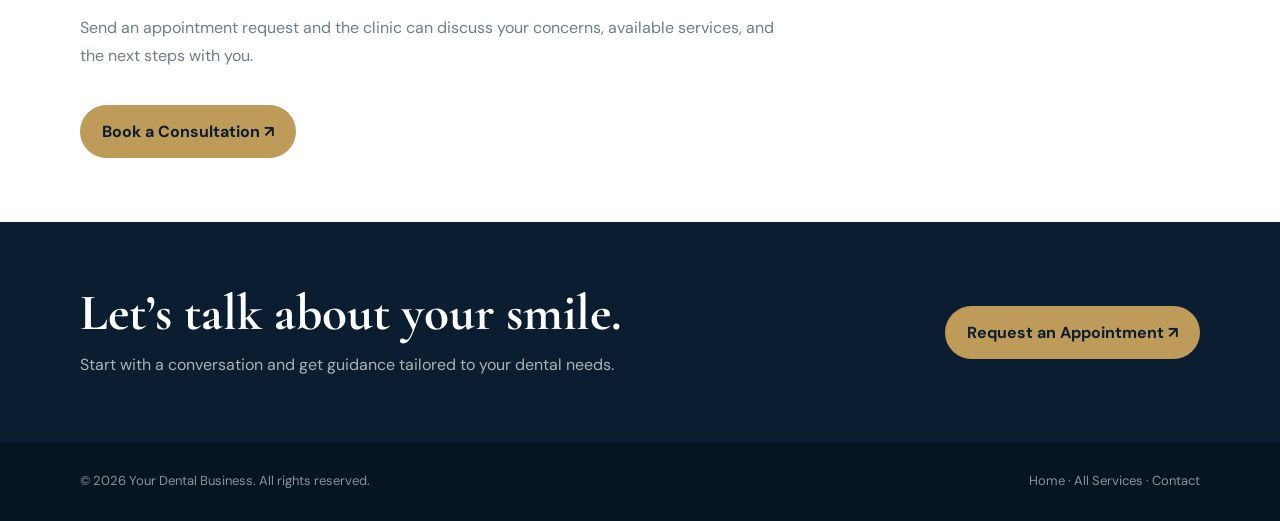
<file: public/legacy/services/sedation-dentistry/index.html>
<!DOCTYPE html>
<html lang="en">
<head>
<meta charset="UTF-8"><meta name="viewport" content="width=device-width, initial-scale=1.0">
<title>Sedation Dentistry | Your Dental Business</title>
<meta name="description" content="Learn about sedation dentistry and request a consultation with Your Dental Business in Metro Manila.">
<link rel="preconnect" href="https://fonts.googleapis.com"><link rel="preconnect" href="https://fonts.gstatic.com" crossorigin>
<link href="https://fonts.googleapis.com/css2?family=Cormorant+Garamond:wght@400;600;700&family=DM+Sans:wght@300;400;500;600;700&family=Space+Mono&display=swap" rel="stylesheet">
<style>
:root{--navy:#0B1D30;--navy-mid:#132840;--ivory:#F9F6F1;--ivory-2:#F0EBE2;--gold:#BF9B5A;--gold-light:#D4B578;--mint:#2ABEAA;--text:#1A2E42;--muted:#6B7E8F;--radius:12px;--shadow:0 16px 64px rgba(11,29,48,.16)}
*{box-sizing:border-box;margin:0;padding:0}body{font-family:'DM Sans',sans-serif;background:var(--ivory);color:var(--text);line-height:1.7}a{color:inherit;text-decoration:none}.container{width:min(1120px,calc(100% - 40px));margin:auto}nav{height:76px;background:rgba(11,29,48,.97);display:flex;align-items:center;justify-content:space-between;padding:0 max(24px,calc((100vw - 1120px)/2));position:sticky;top:0;z-index:10;backdrop-filter:blur(14px)}.logo{font:700 23px 'Cormorant Garamond',serif;color:white;letter-spacing:.04em}.logo span{color:var(--gold-light)}.navlinks{display:flex;align-items:center;gap:26px;color:#e6eaf0;font-size:14px}.btn{display:inline-flex;align-items:center;justify-content:center;padding:13px 22px;border-radius:99px;background:var(--gold);color:var(--navy);font-weight:700;transition:.25s;min-height:44px}.btn:hover{transform:translateY(-2px);box-shadow:0 10px 28px #bf9b5a44}.btn.ghost{background:transparent;color:white;border:1px solid #ffffff55}.hero{position:relative;overflow:hidden;background:var(--navy);color:white;padding:88px 0 96px}.hero:before{content:'';position:absolute;inset:0;background:radial-gradient(circle at 78% 28%,#2abeaa20,transparent 35%),radial-gradient(circle at 5% 90%,#bf9b5a20,transparent 38%),linear-gradient(#bf9b5a0a 1px,transparent 1px),linear-gradient(90deg,#bf9b5a0a 1px,transparent 1px);background-size:auto,auto,54px 54px,54px 54px;pointer-events:none}.hero-inner{position:relative;display:grid;grid-template-columns:1.2fr .8fr;align-items:center;gap:60px}.eyebrow,.tag{font:12px 'Space Mono',monospace;letter-spacing:.14em;text-transform:uppercase;color:var(--gold-light);display:flex;gap:12px;align-items:center;margin-bottom:20px}.eyebrow:before,.tag:before{content:'';width:30px;height:1px;background:var(--gold)}h1,h2,h3{font-family:'Cormorant Garamond',serif;line-height:1.08}h1{font-size:clamp(48px,6vw,76px);letter-spacing:-.025em;margin-bottom:22px}h1 em{color:var(--gold-light);font-weight:400}.intro{max-width:610px;color:#ffffffb8;font-size:17px;margin-bottom:30px}.actions{display:flex;gap:12px;flex-wrap:wrap}.art{min-height:330px;border:1px solid #ffffff22;border-radius:28px;background:linear-gradient(145deg,#ffffff12,#ffffff04);display:grid;place-items:center;position:relative;box-shadow:var(--shadow);overflow:hidden}.art:before{content:'';position:absolute;width:260px;height:260px;border-radius:50%;border:1px solid #bf9b5a55;box-shadow:0 0 0 28px #bf9b5a0a,0 0 0 56px #bf9b5a08}.emoji{font-size:94px;filter:drop-shadow(0 12px 22px #0005);position:relative}.art-label{position:absolute;bottom:22px;left:22px;right:22px;border:1px solid #ffffff20;border-radius:14px;background:#0b1d30b8;padding:15px 18px;color:#ffffffb8;font-size:12px;letter-spacing:.08em;text-transform:uppercase}section{padding:78px 0}.section-head{max-width:700px;margin-bottom:36px}h2{font-size:clamp(36px,4vw,52px);color:var(--navy);margin-bottom:18px}.lead{color:var(--muted);font-size:16px}.feature-grid{display:grid;grid-template-columns:repeat(3,1fr);gap:18px}.feature{padding:28px;border-radius:18px;background:white;border:1px solid var(--ivory-2);transition:.25s}.feature:hover{transform:translateY(-4px);box-shadow:var(--shadow)}.number{font:12px 'Space Mono',monospace;color:var(--gold);margin-bottom:20px}.feature h3{font-size:25px;margin-bottom:10px;color:var(--navy)}.feature p{color:var(--muted);font-size:14px}.note{background:var(--ivory-2);border-left:3px solid var(--gold);padding:22px 24px;border-radius:0 12px 12px 0;color:var(--muted);margin-top:28px;font-size:14px}.cta{background:var(--navy);color:white;padding:64px 0}.cta-inner{display:flex;align-items:center;justify-content:space-between;gap:28px}.cta h2{color:white;margin-bottom:10px}.cta p{color:#ffffffa8;max-width:650px}footer{background:#071522;color:#ffffff88;padding:28px 0;font-size:13px}footer .foot{display:flex;justify-content:space-between;gap:20px;flex-wrap:wrap}.crumb{color:#ffffff7c;font-size:13px;margin-bottom:28px}.crumb a{color:var(--gold-light)}@media(max-width:760px){.navlinks a:not(.btn){display:none}.hero{padding:64px 0}.hero-inner{grid-template-columns:1fr;gap:38px}.art{min-height:230px}.feature-grid{grid-template-columns:1fr}section{padding:56px 0}.cta-inner{align-items:flex-start;flex-direction:column}h1{font-size:49px}}

/* Responsive refinement for individual treatment pages */
html, body { width:100%; max-width:100%; overflow-x:clip; }
img, svg, video, iframe { max-width:100%; }
.container { width:min(1120px, calc(100% - 40px)); }
@media (max-width:760px) {
  nav { padding-left:20px; padding-right:20px; }
  .logo { font-size:21px; }
  .hero { padding:58px 0 62px; }
  .hero-inner { grid-template-columns:minmax(0,1fr); gap:28px; }
  h1 { font-size:clamp(39px, 10vw, 52px); line-height:1.04; overflow-wrap:anywhere; }
  .intro { font-size:15px; }
  .art { min-height:210px; width:100%; }
  .emoji { font-size:76px; }
  section { padding:54px 0; }
  .feature-grid { grid-template-columns:minmax(0,1fr); }
  .feature { padding:23px 20px; min-width:0; }
  .cta { padding:48px 0; }
  .cta-inner { flex-direction:column; align-items:flex-start; gap:22px; }
  .cta h2 { font-size:clamp(32px,8vw,42px); }
  .foot { flex-direction:column; align-items:flex-start; }
}
@media (max-width:380px) {
  .container { width:calc(100% - 32px); }
  h1 { font-size:37px; }
  .actions .btn { width:100%; }
}

</style></head>
<body>
<nav><a class="logo" href="../../index.html">YOUR <span>DENTAL</span></a><div class="navlinks"><a href="../../index.html#services">All Services</a><a href="../../index.html#team">Our Team</a><a href="../../index.html#book">Contact</a><a class="btn" href="../../index.html#book">Book Now ↗</a></div></nav>
<header class="hero"><div class="container hero-inner"><div><div class="crumb"><a href="../../index.html">Home</a> / <a href="../index.html">Services</a> / Sedation Dentistry</div><div class="eyebrow">Personalized dental care</div><h1>Feel <em>more comfortable during dental care</em></h1><p class="intro">If dental visits make you anxious, talk with your dentist about your concerns and the comfort options available. Suitability and monitoring depend on your health and the procedure.</p><div class="actions"><a class="btn" href="../../index.html#book">Request a Consultation ↗</a><a class="btn ghost" href="../index.html">Explore All Services</a></div></div><div class="art"><div class="emoji">😴</div><div class="art-label">Sedation Dentistry · Care tailored to you</div></div></div></header>
<section><div class="container"><div class="section-head"><div class="tag">Your visit</div><h2>What we can discuss together</h2><p class="lead">Your dentist will assess your needs and explain appropriate options before recommending treatment. Every plan depends on your oral health and individual circumstances.</p></div><div class="feature-grid"><article class="feature"><div class="number">01 / ASSESS</div><h3>Discuss dental anxiety</h3><p>Discuss your concerns, relevant history, and what you hope to achieve during your consultation.</p></article><article class="feature"><div class="number">02 / PLAN</div><h3>Review comfort options</h3><p>Review suitable options, expected steps, alternatives, and any questions you may have.</p></article><article class="feature"><div class="number">03 / CARE</div><h3>Understand safety steps</h3><p>Understand follow-up, home-care guidance, and when to contact the clinic after treatment.</p></article></div><div class="note"><strong>Please note:</strong> This page provides general information only and is not a diagnosis or guarantee of a particular outcome. A licensed dental professional must determine whether a treatment is appropriate for you.</div></div></section>
<section style="background:white;padding:64px 0"><div class="container"><div class="section-head"><div class="tag">The next step</div><h2>Questions about sedation dentistry?</h2><p class="lead">Send an appointment request and the clinic can discuss your concerns, available services, and the next steps with you.</p></div><a class="btn" href="../../index.html#book">Book a Consultation ↗</a></div></section>
<div class="cta"><div class="container cta-inner"><div><h2>Let’s talk about your smile.</h2><p>Start with a conversation and get guidance tailored to your dental needs.</p></div><a class="btn" href="../../index.html#book">Request an Appointment ↗</a></div></div>
<footer><div class="container foot"><span>© 2026 Your Dental Business. All rights reserved.</span><span><a href="../../index.html">Home</a> · <a href="../index.html">All Services</a> · <a href="../../index.html#book">Contact</a></span></div></footer>
</body></html>
</file>
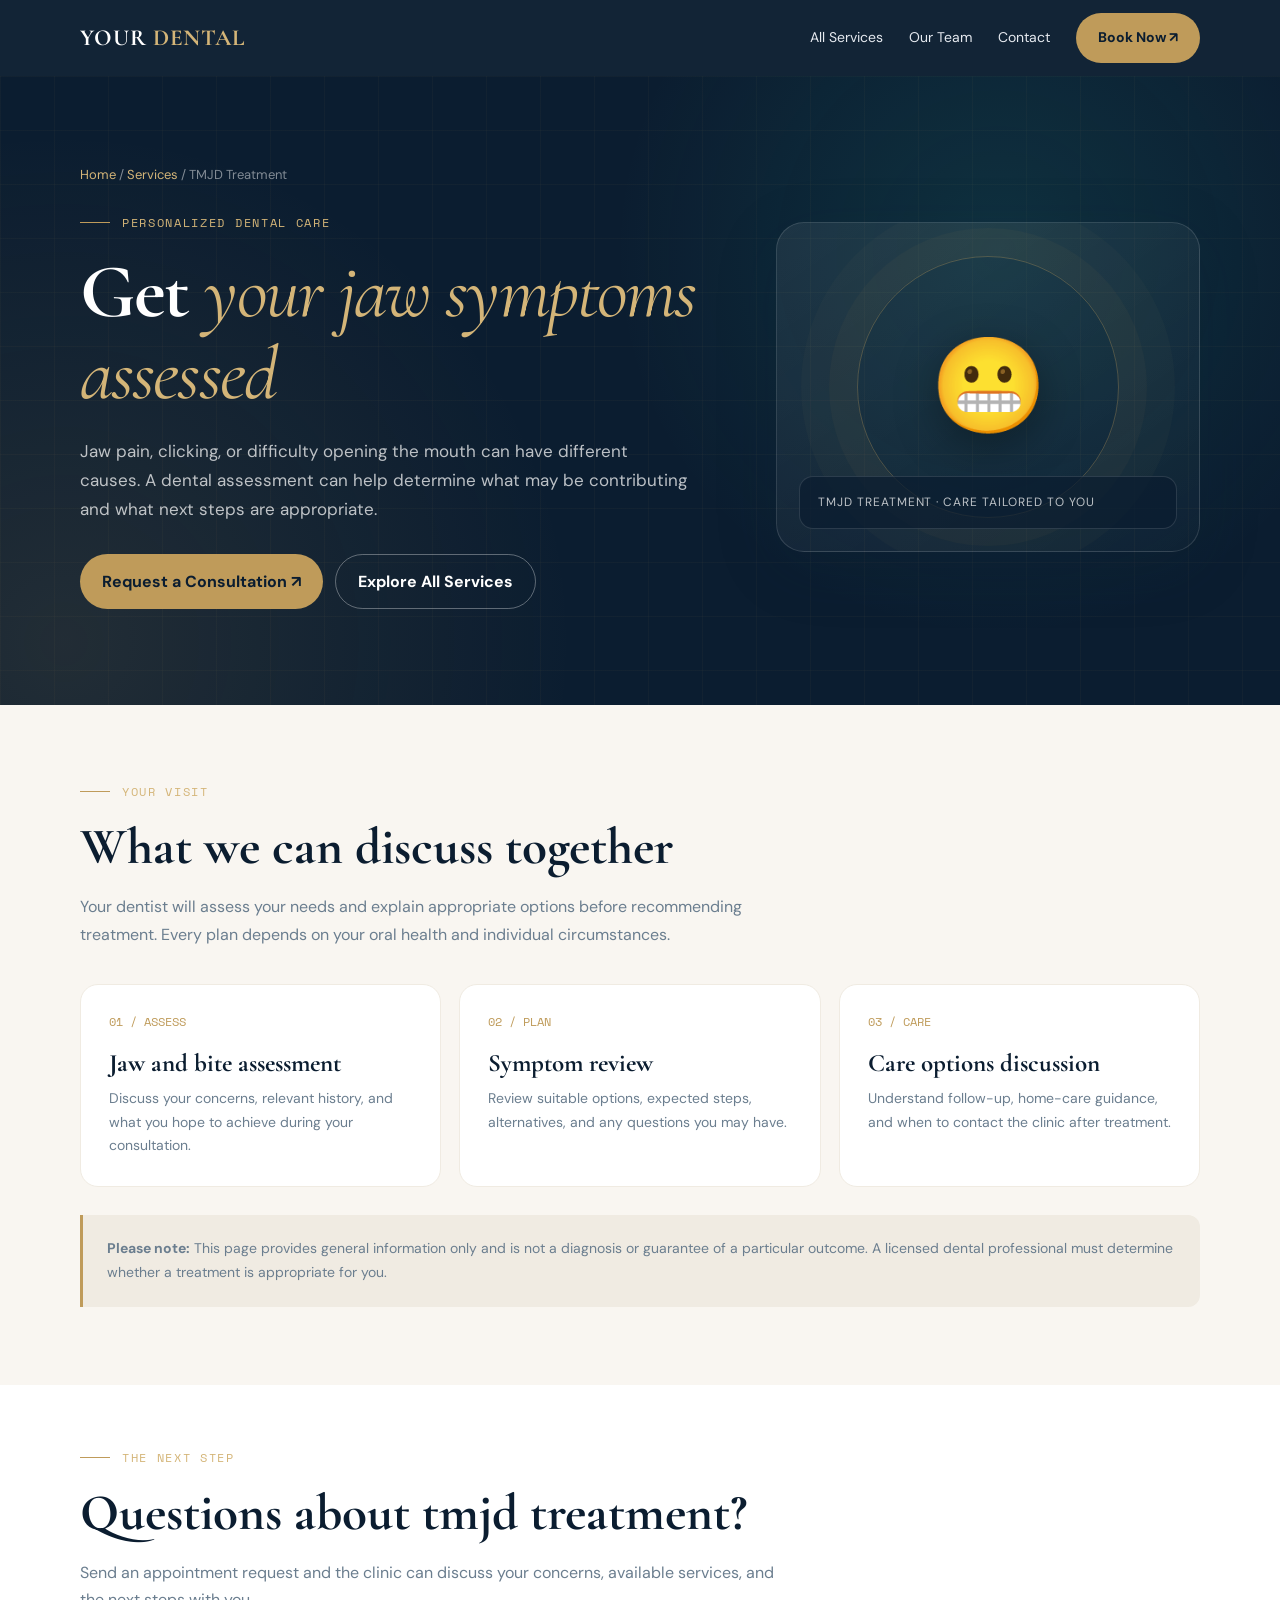
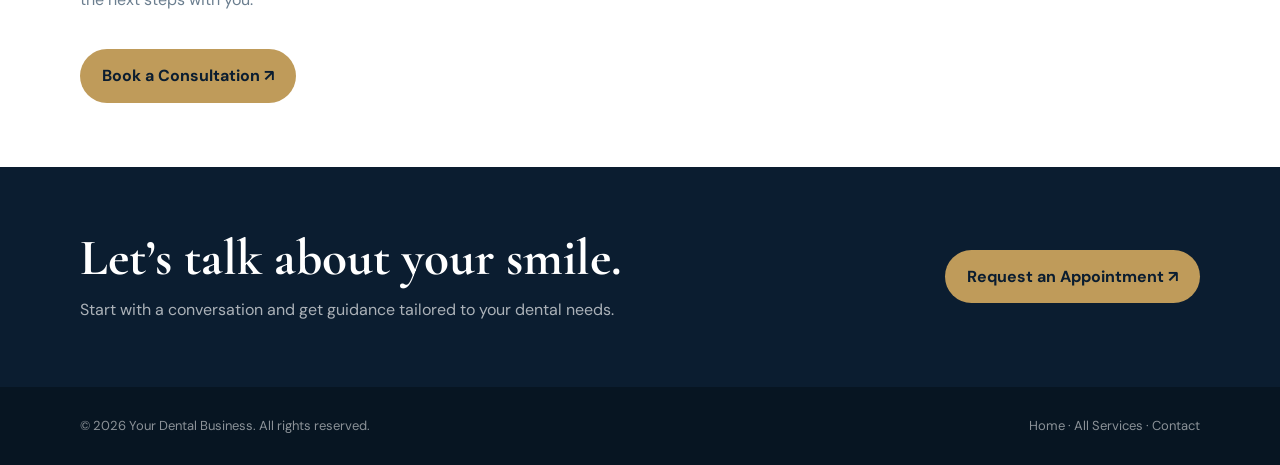
<file: public/legacy/services/tmjd-treatment/index.html>
<!DOCTYPE html>
<html lang="en">
<head>
<meta charset="UTF-8"><meta name="viewport" content="width=device-width, initial-scale=1.0">
<title>TMJD Treatment | Your Dental Business</title>
<meta name="description" content="Learn about tmjd treatment and request a consultation with Your Dental Business in Metro Manila.">
<link rel="preconnect" href="https://fonts.googleapis.com"><link rel="preconnect" href="https://fonts.gstatic.com" crossorigin>
<link href="https://fonts.googleapis.com/css2?family=Cormorant+Garamond:wght@400;600;700&family=DM+Sans:wght@300;400;500;600;700&family=Space+Mono&display=swap" rel="stylesheet">
<style>
:root{--navy:#0B1D30;--navy-mid:#132840;--ivory:#F9F6F1;--ivory-2:#F0EBE2;--gold:#BF9B5A;--gold-light:#D4B578;--mint:#2ABEAA;--text:#1A2E42;--muted:#6B7E8F;--radius:12px;--shadow:0 16px 64px rgba(11,29,48,.16)}
*{box-sizing:border-box;margin:0;padding:0}body{font-family:'DM Sans',sans-serif;background:var(--ivory);color:var(--text);line-height:1.7}a{color:inherit;text-decoration:none}.container{width:min(1120px,calc(100% - 40px));margin:auto}nav{height:76px;background:rgba(11,29,48,.97);display:flex;align-items:center;justify-content:space-between;padding:0 max(24px,calc((100vw - 1120px)/2));position:sticky;top:0;z-index:10;backdrop-filter:blur(14px)}.logo{font:700 23px 'Cormorant Garamond',serif;color:white;letter-spacing:.04em}.logo span{color:var(--gold-light)}.navlinks{display:flex;align-items:center;gap:26px;color:#e6eaf0;font-size:14px}.btn{display:inline-flex;align-items:center;justify-content:center;padding:13px 22px;border-radius:99px;background:var(--gold);color:var(--navy);font-weight:700;transition:.25s;min-height:44px}.btn:hover{transform:translateY(-2px);box-shadow:0 10px 28px #bf9b5a44}.btn.ghost{background:transparent;color:white;border:1px solid #ffffff55}.hero{position:relative;overflow:hidden;background:var(--navy);color:white;padding:88px 0 96px}.hero:before{content:'';position:absolute;inset:0;background:radial-gradient(circle at 78% 28%,#2abeaa20,transparent 35%),radial-gradient(circle at 5% 90%,#bf9b5a20,transparent 38%),linear-gradient(#bf9b5a0a 1px,transparent 1px),linear-gradient(90deg,#bf9b5a0a 1px,transparent 1px);background-size:auto,auto,54px 54px,54px 54px;pointer-events:none}.hero-inner{position:relative;display:grid;grid-template-columns:1.2fr .8fr;align-items:center;gap:60px}.eyebrow,.tag{font:12px 'Space Mono',monospace;letter-spacing:.14em;text-transform:uppercase;color:var(--gold-light);display:flex;gap:12px;align-items:center;margin-bottom:20px}.eyebrow:before,.tag:before{content:'';width:30px;height:1px;background:var(--gold)}h1,h2,h3{font-family:'Cormorant Garamond',serif;line-height:1.08}h1{font-size:clamp(48px,6vw,76px);letter-spacing:-.025em;margin-bottom:22px}h1 em{color:var(--gold-light);font-weight:400}.intro{max-width:610px;color:#ffffffb8;font-size:17px;margin-bottom:30px}.actions{display:flex;gap:12px;flex-wrap:wrap}.art{min-height:330px;border:1px solid #ffffff22;border-radius:28px;background:linear-gradient(145deg,#ffffff12,#ffffff04);display:grid;place-items:center;position:relative;box-shadow:var(--shadow);overflow:hidden}.art:before{content:'';position:absolute;width:260px;height:260px;border-radius:50%;border:1px solid #bf9b5a55;box-shadow:0 0 0 28px #bf9b5a0a,0 0 0 56px #bf9b5a08}.emoji{font-size:94px;filter:drop-shadow(0 12px 22px #0005);position:relative}.art-label{position:absolute;bottom:22px;left:22px;right:22px;border:1px solid #ffffff20;border-radius:14px;background:#0b1d30b8;padding:15px 18px;color:#ffffffb8;font-size:12px;letter-spacing:.08em;text-transform:uppercase}section{padding:78px 0}.section-head{max-width:700px;margin-bottom:36px}h2{font-size:clamp(36px,4vw,52px);color:var(--navy);margin-bottom:18px}.lead{color:var(--muted);font-size:16px}.feature-grid{display:grid;grid-template-columns:repeat(3,1fr);gap:18px}.feature{padding:28px;border-radius:18px;background:white;border:1px solid var(--ivory-2);transition:.25s}.feature:hover{transform:translateY(-4px);box-shadow:var(--shadow)}.number{font:12px 'Space Mono',monospace;color:var(--gold);margin-bottom:20px}.feature h3{font-size:25px;margin-bottom:10px;color:var(--navy)}.feature p{color:var(--muted);font-size:14px}.note{background:var(--ivory-2);border-left:3px solid var(--gold);padding:22px 24px;border-radius:0 12px 12px 0;color:var(--muted);margin-top:28px;font-size:14px}.cta{background:var(--navy);color:white;padding:64px 0}.cta-inner{display:flex;align-items:center;justify-content:space-between;gap:28px}.cta h2{color:white;margin-bottom:10px}.cta p{color:#ffffffa8;max-width:650px}footer{background:#071522;color:#ffffff88;padding:28px 0;font-size:13px}footer .foot{display:flex;justify-content:space-between;gap:20px;flex-wrap:wrap}.crumb{color:#ffffff7c;font-size:13px;margin-bottom:28px}.crumb a{color:var(--gold-light)}@media(max-width:760px){.navlinks a:not(.btn){display:none}.hero{padding:64px 0}.hero-inner{grid-template-columns:1fr;gap:38px}.art{min-height:230px}.feature-grid{grid-template-columns:1fr}section{padding:56px 0}.cta-inner{align-items:flex-start;flex-direction:column}h1{font-size:49px}}

/* Responsive refinement for individual treatment pages */
html, body { width:100%; max-width:100%; overflow-x:clip; }
img, svg, video, iframe { max-width:100%; }
.container { width:min(1120px, calc(100% - 40px)); }
@media (max-width:760px) {
  nav { padding-left:20px; padding-right:20px; }
  .logo { font-size:21px; }
  .hero { padding:58px 0 62px; }
  .hero-inner { grid-template-columns:minmax(0,1fr); gap:28px; }
  h1 { font-size:clamp(39px, 10vw, 52px); line-height:1.04; overflow-wrap:anywhere; }
  .intro { font-size:15px; }
  .art { min-height:210px; width:100%; }
  .emoji { font-size:76px; }
  section { padding:54px 0; }
  .feature-grid { grid-template-columns:minmax(0,1fr); }
  .feature { padding:23px 20px; min-width:0; }
  .cta { padding:48px 0; }
  .cta-inner { flex-direction:column; align-items:flex-start; gap:22px; }
  .cta h2 { font-size:clamp(32px,8vw,42px); }
  .foot { flex-direction:column; align-items:flex-start; }
}
@media (max-width:380px) {
  .container { width:calc(100% - 32px); }
  h1 { font-size:37px; }
  .actions .btn { width:100%; }
}

</style></head>
<body>
<nav><a class="logo" href="../../index.html">YOUR <span>DENTAL</span></a><div class="navlinks"><a href="../../index.html#services">All Services</a><a href="../../index.html#team">Our Team</a><a href="../../index.html#book">Contact</a><a class="btn" href="../../index.html#book">Book Now ↗</a></div></nav>
<header class="hero"><div class="container hero-inner"><div><div class="crumb"><a href="../../index.html">Home</a> / <a href="../index.html">Services</a> / TMJD Treatment</div><div class="eyebrow">Personalized dental care</div><h1>Get <em>your jaw symptoms assessed</em></h1><p class="intro">Jaw pain, clicking, or difficulty opening the mouth can have different causes. A dental assessment can help determine what may be contributing and what next steps are appropriate.</p><div class="actions"><a class="btn" href="../../index.html#book">Request a Consultation ↗</a><a class="btn ghost" href="../index.html">Explore All Services</a></div></div><div class="art"><div class="emoji">😬</div><div class="art-label">TMJD Treatment · Care tailored to you</div></div></div></header>
<section><div class="container"><div class="section-head"><div class="tag">Your visit</div><h2>What we can discuss together</h2><p class="lead">Your dentist will assess your needs and explain appropriate options before recommending treatment. Every plan depends on your oral health and individual circumstances.</p></div><div class="feature-grid"><article class="feature"><div class="number">01 / ASSESS</div><h3>Jaw and bite assessment</h3><p>Discuss your concerns, relevant history, and what you hope to achieve during your consultation.</p></article><article class="feature"><div class="number">02 / PLAN</div><h3>Symptom review</h3><p>Review suitable options, expected steps, alternatives, and any questions you may have.</p></article><article class="feature"><div class="number">03 / CARE</div><h3>Care options discussion</h3><p>Understand follow-up, home-care guidance, and when to contact the clinic after treatment.</p></article></div><div class="note"><strong>Please note:</strong> This page provides general information only and is not a diagnosis or guarantee of a particular outcome. A licensed dental professional must determine whether a treatment is appropriate for you.</div></div></section>
<section style="background:white;padding:64px 0"><div class="container"><div class="section-head"><div class="tag">The next step</div><h2>Questions about tmjd treatment?</h2><p class="lead">Send an appointment request and the clinic can discuss your concerns, available services, and the next steps with you.</p></div><a class="btn" href="../../index.html#book">Book a Consultation ↗</a></div></section>
<div class="cta"><div class="container cta-inner"><div><h2>Let’s talk about your smile.</h2><p>Start with a conversation and get guidance tailored to your dental needs.</p></div><a class="btn" href="../../index.html#book">Request an Appointment ↗</a></div></div>
<footer><div class="container foot"><span>© 2026 Your Dental Business. All rights reserved.</span><span><a href="../../index.html">Home</a> · <a href="../index.html">All Services</a> · <a href="../../index.html#book">Contact</a></span></div></footer>
</body></html>
</file>
